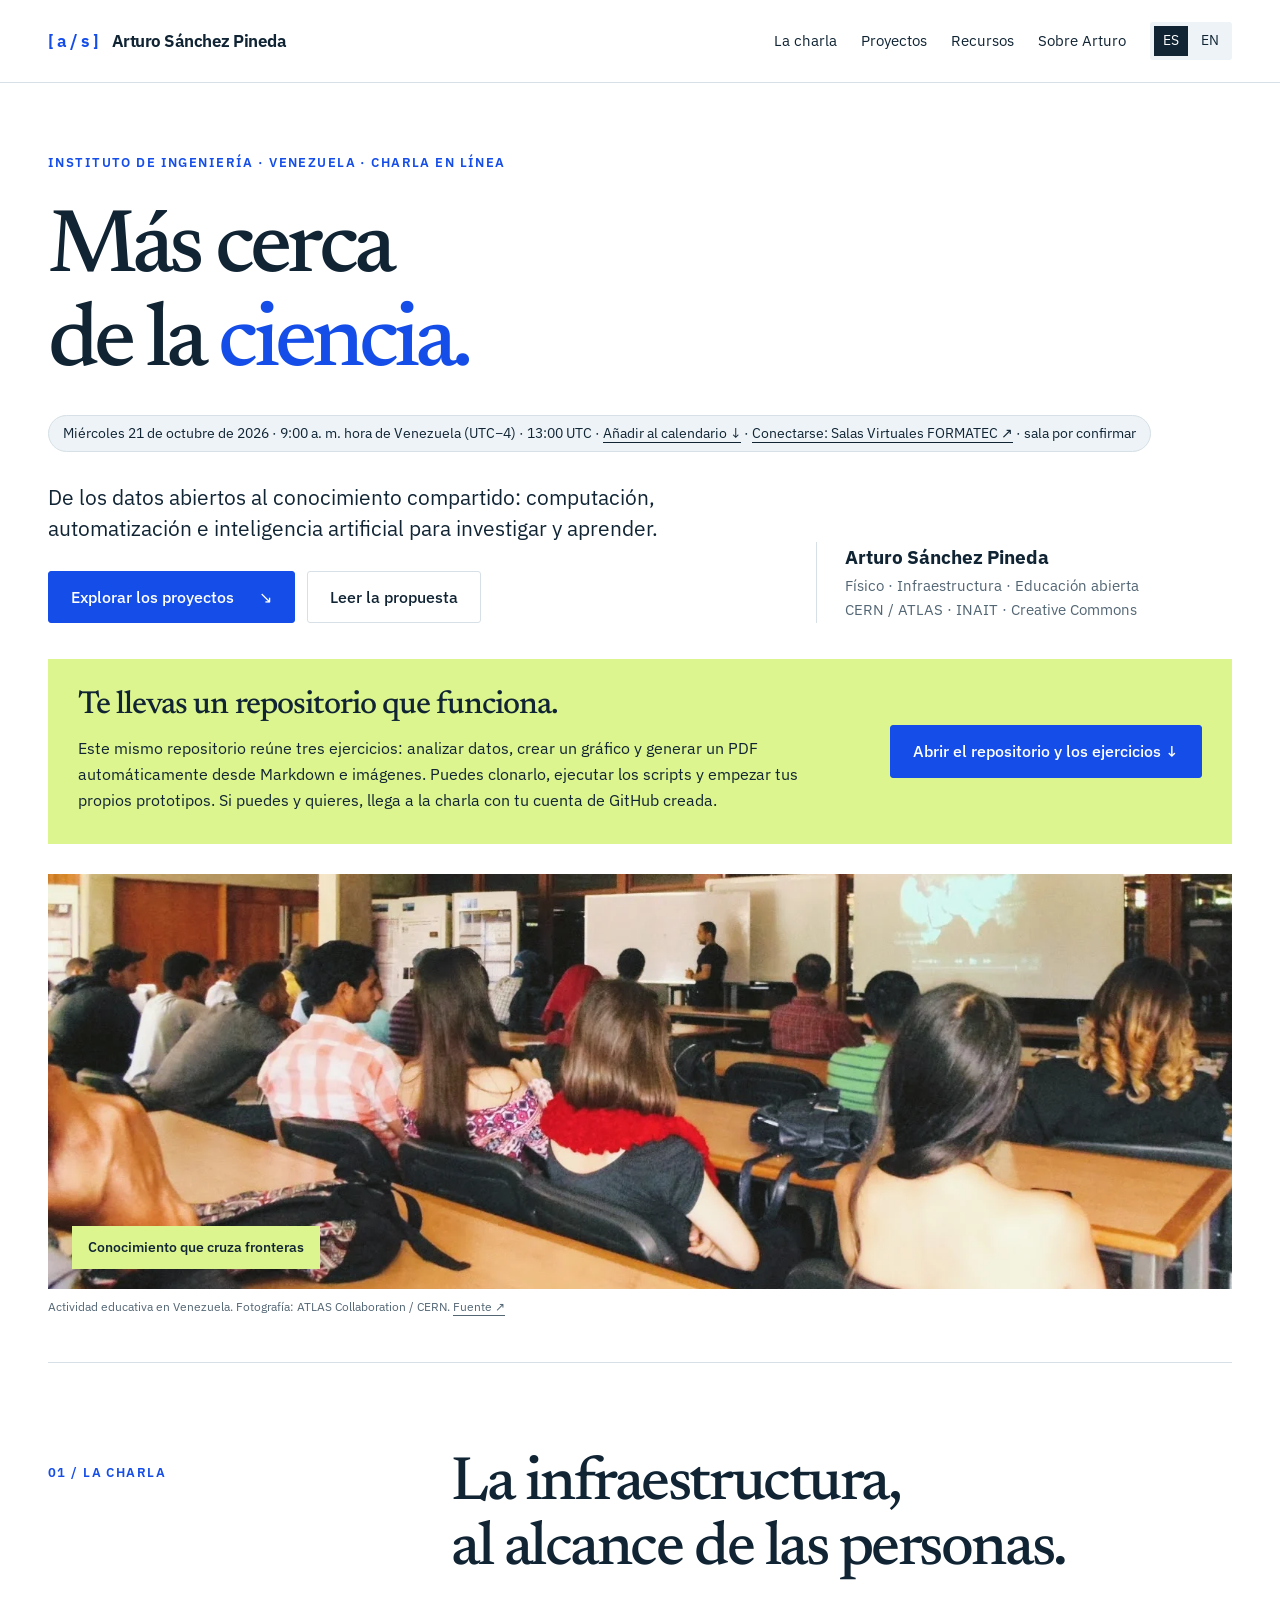
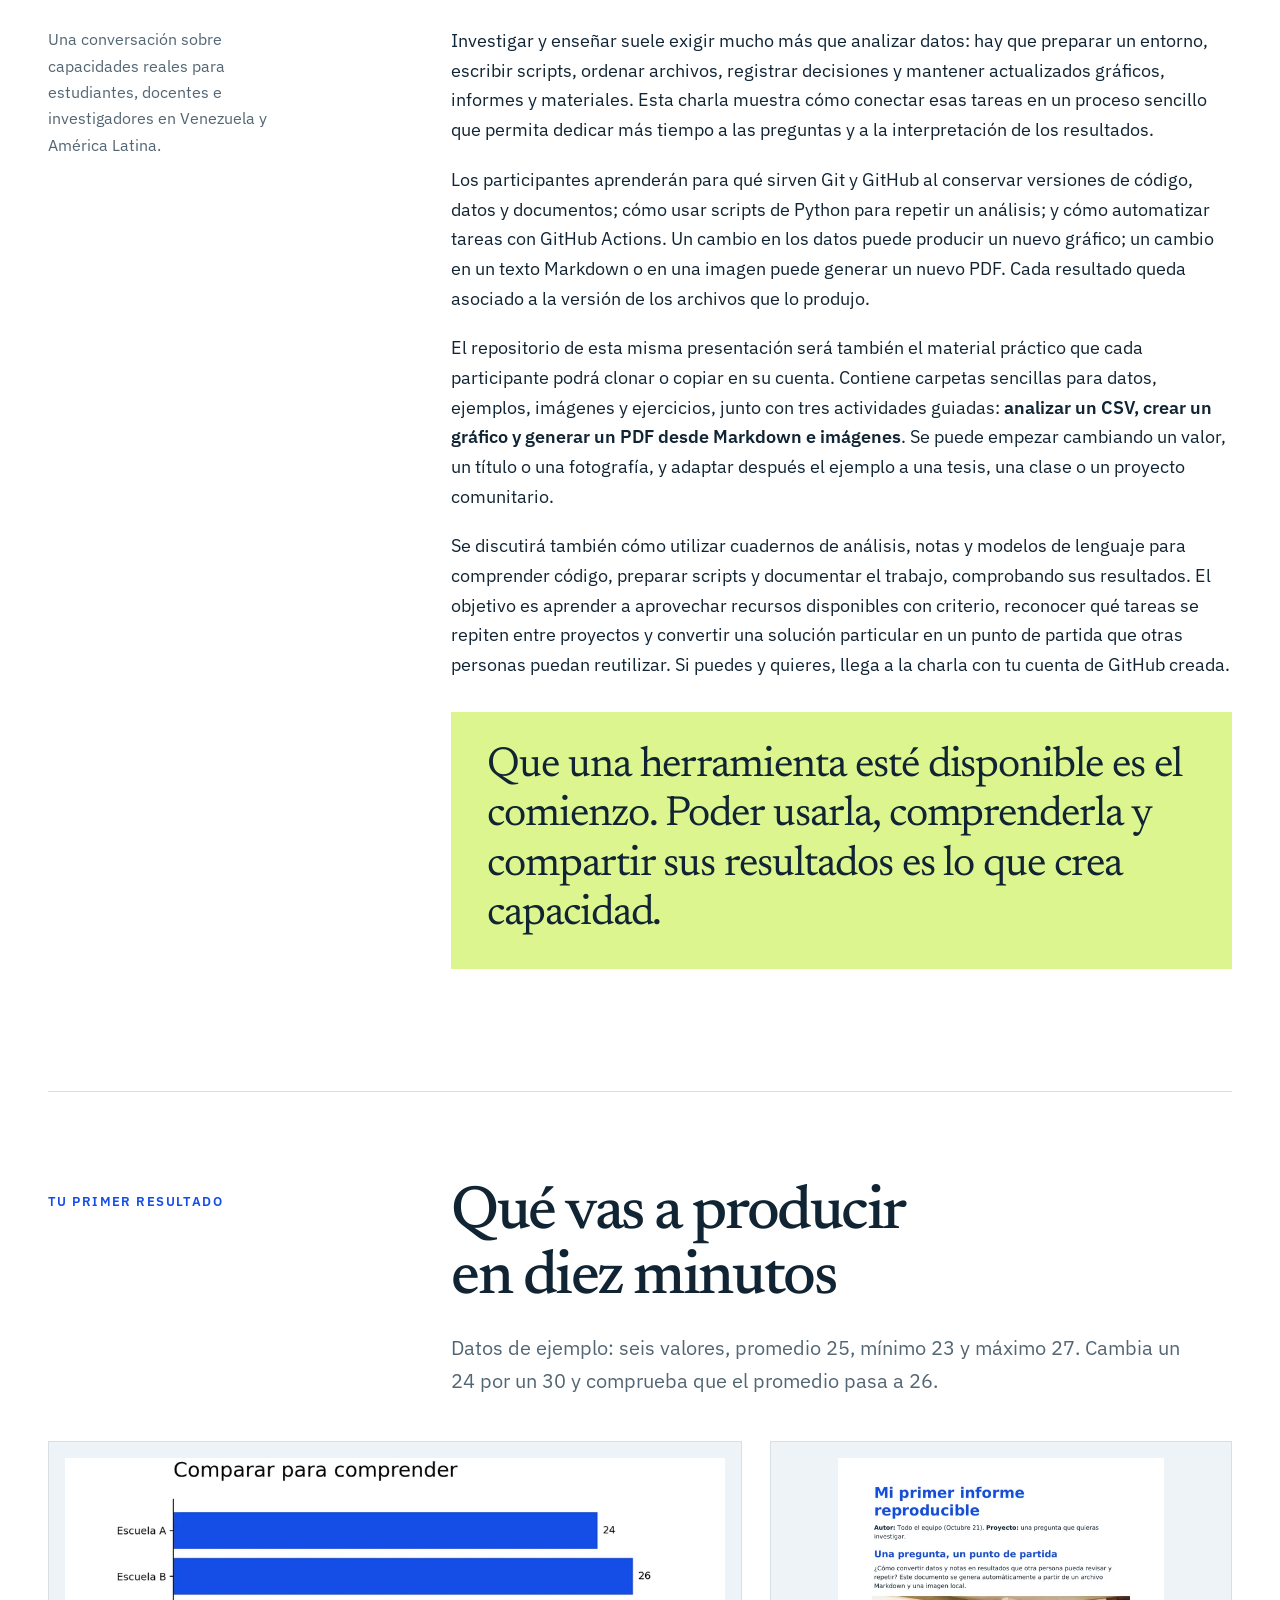
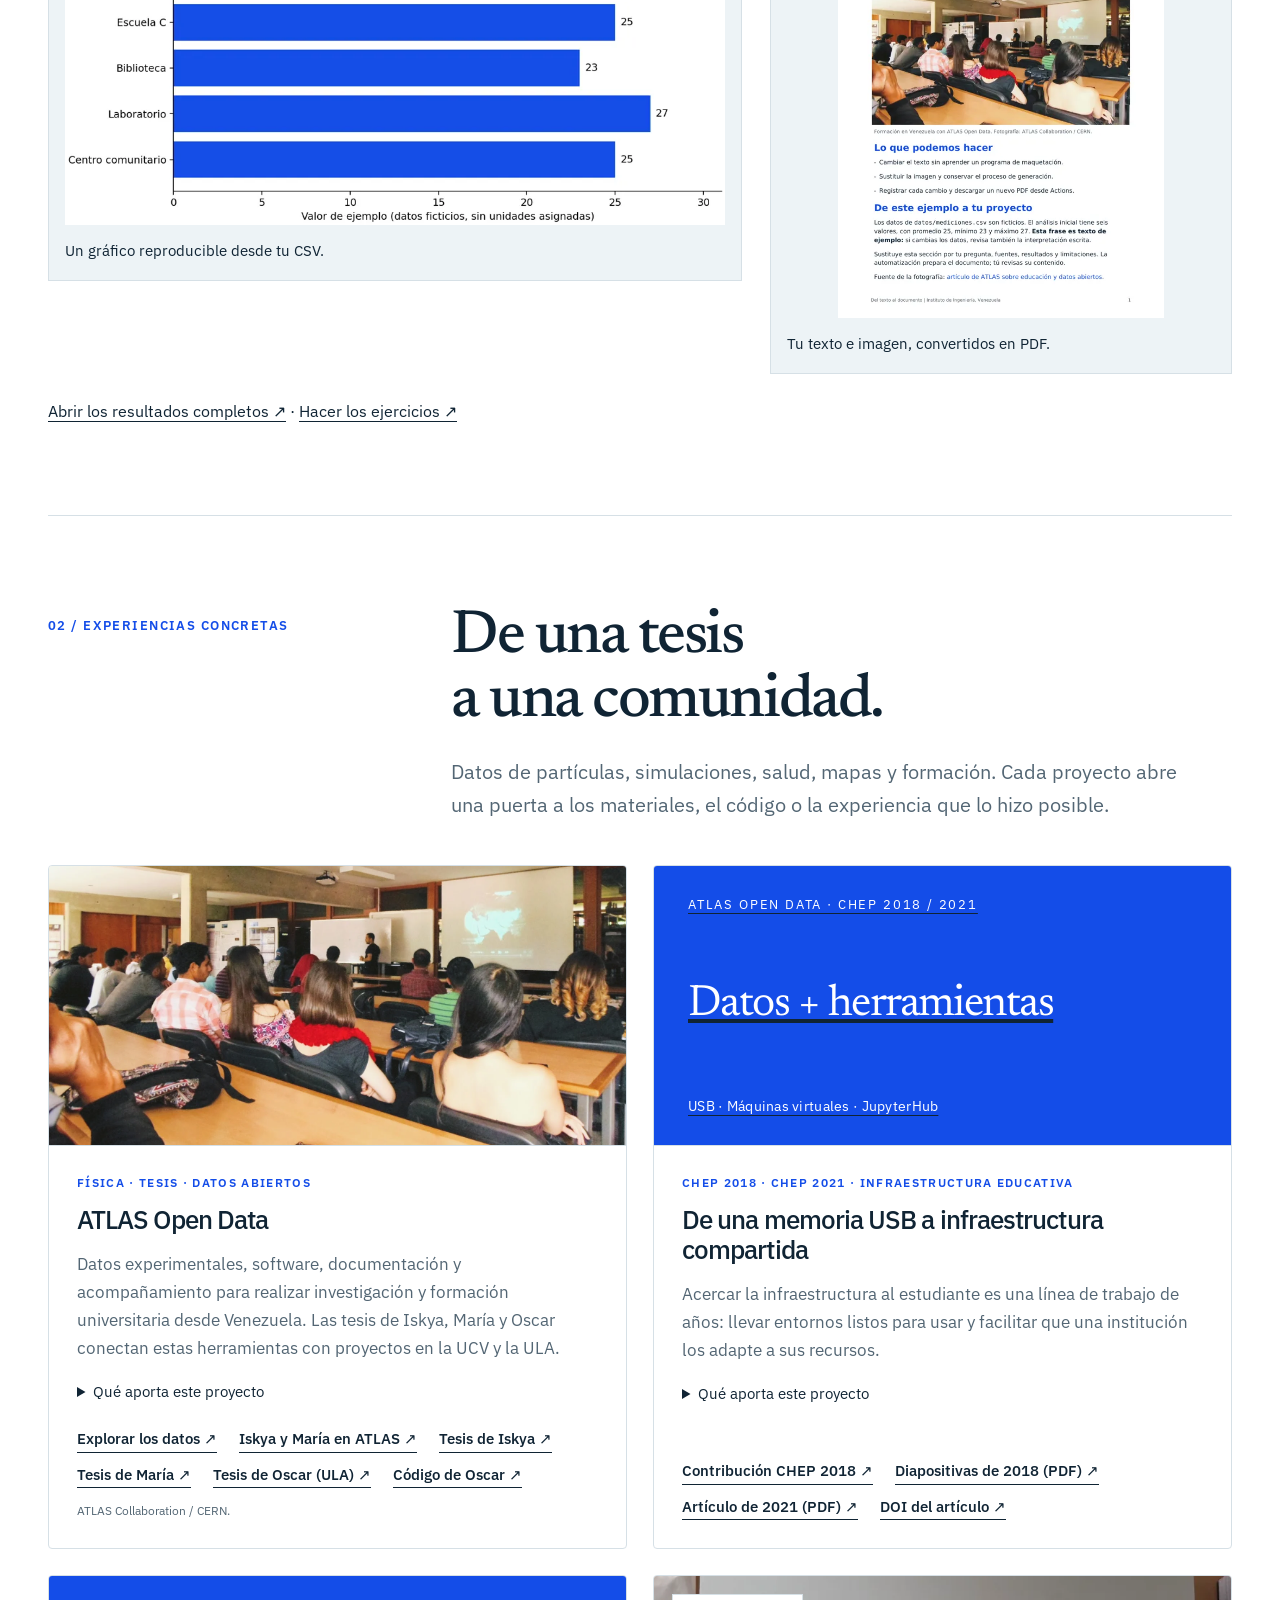
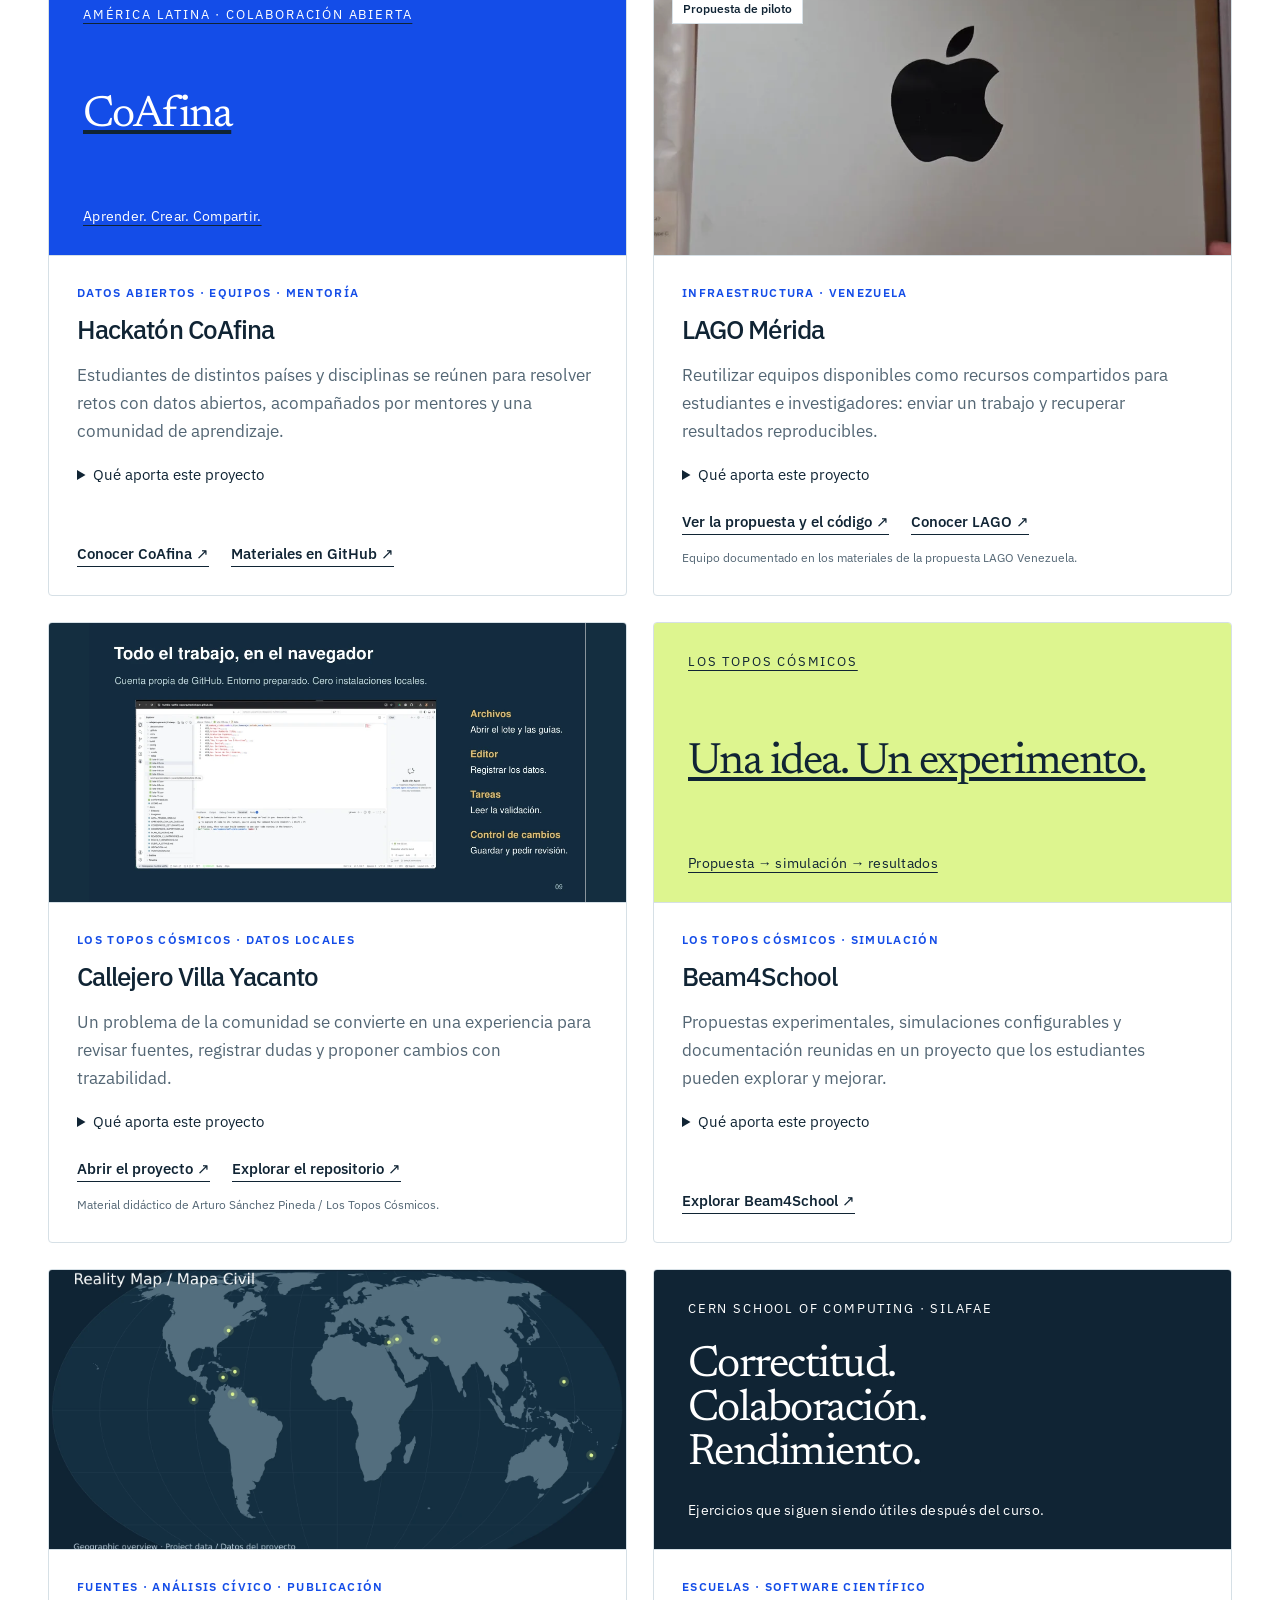
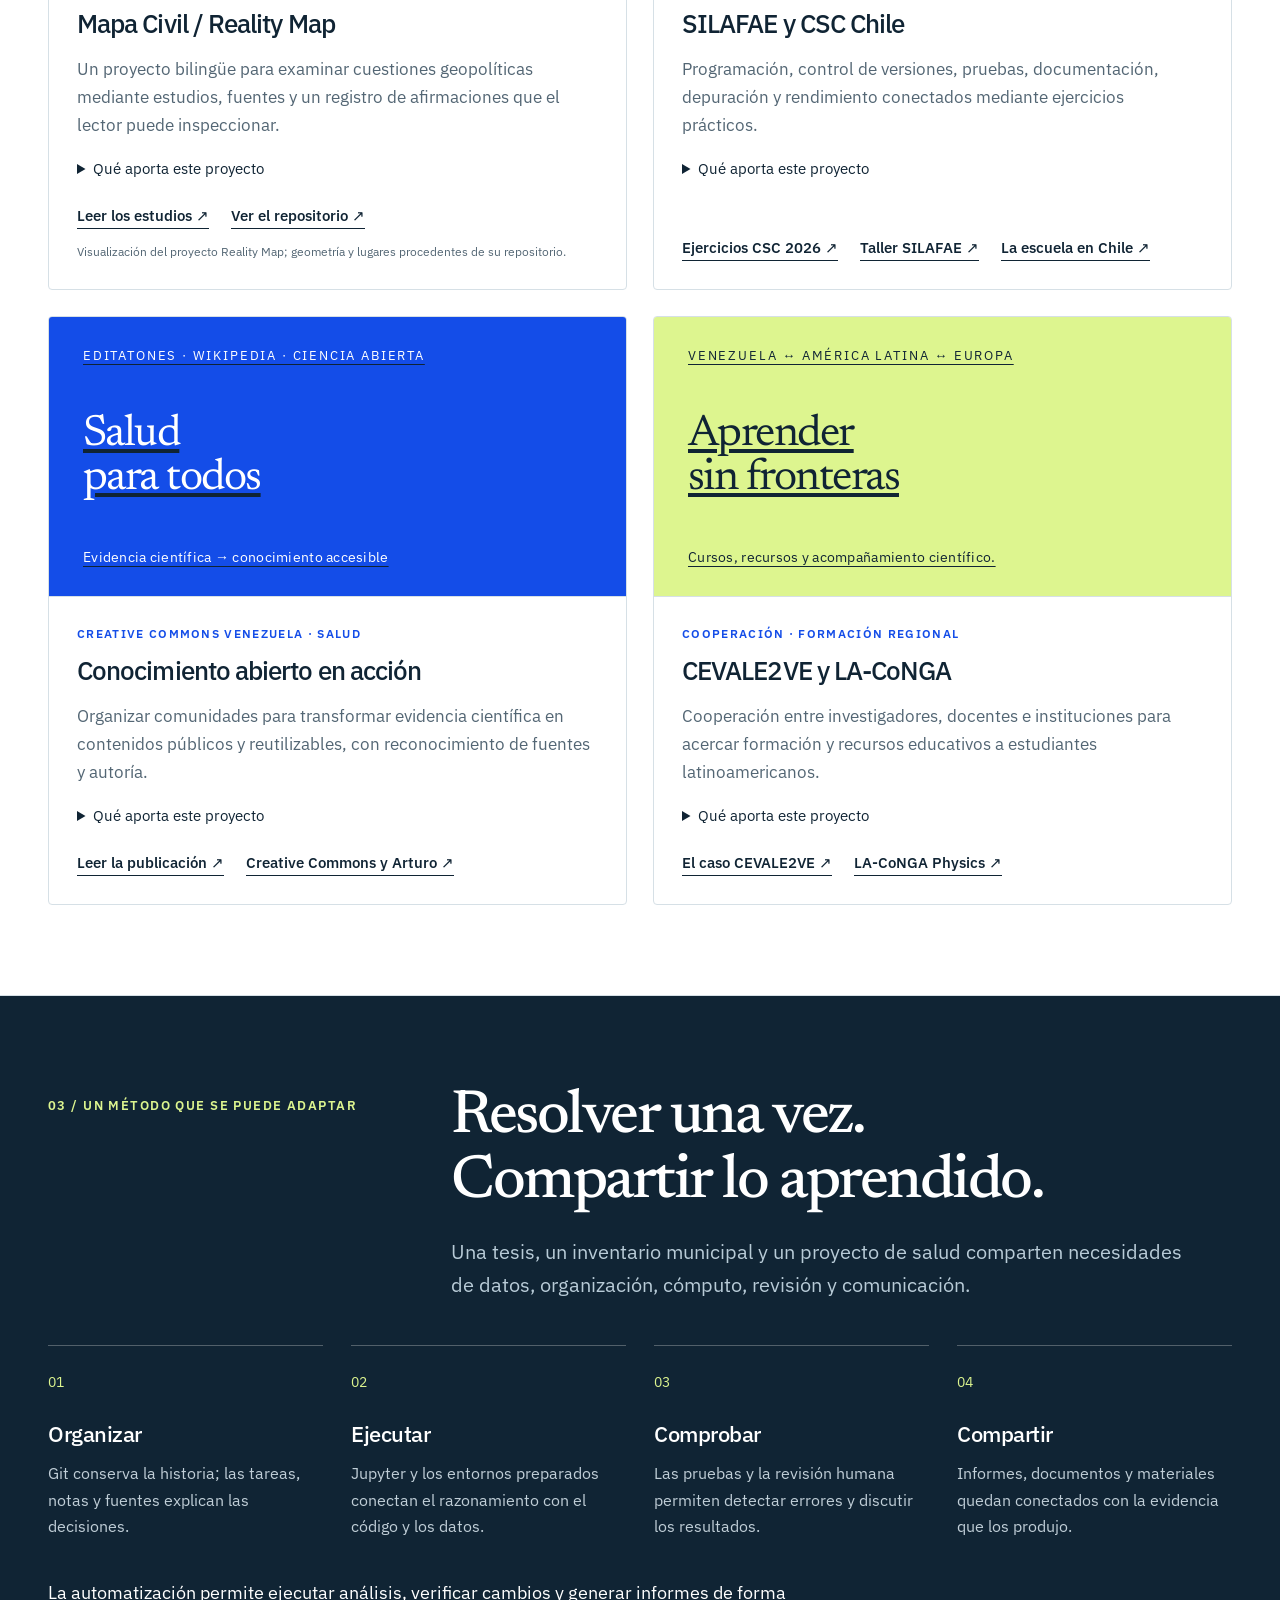
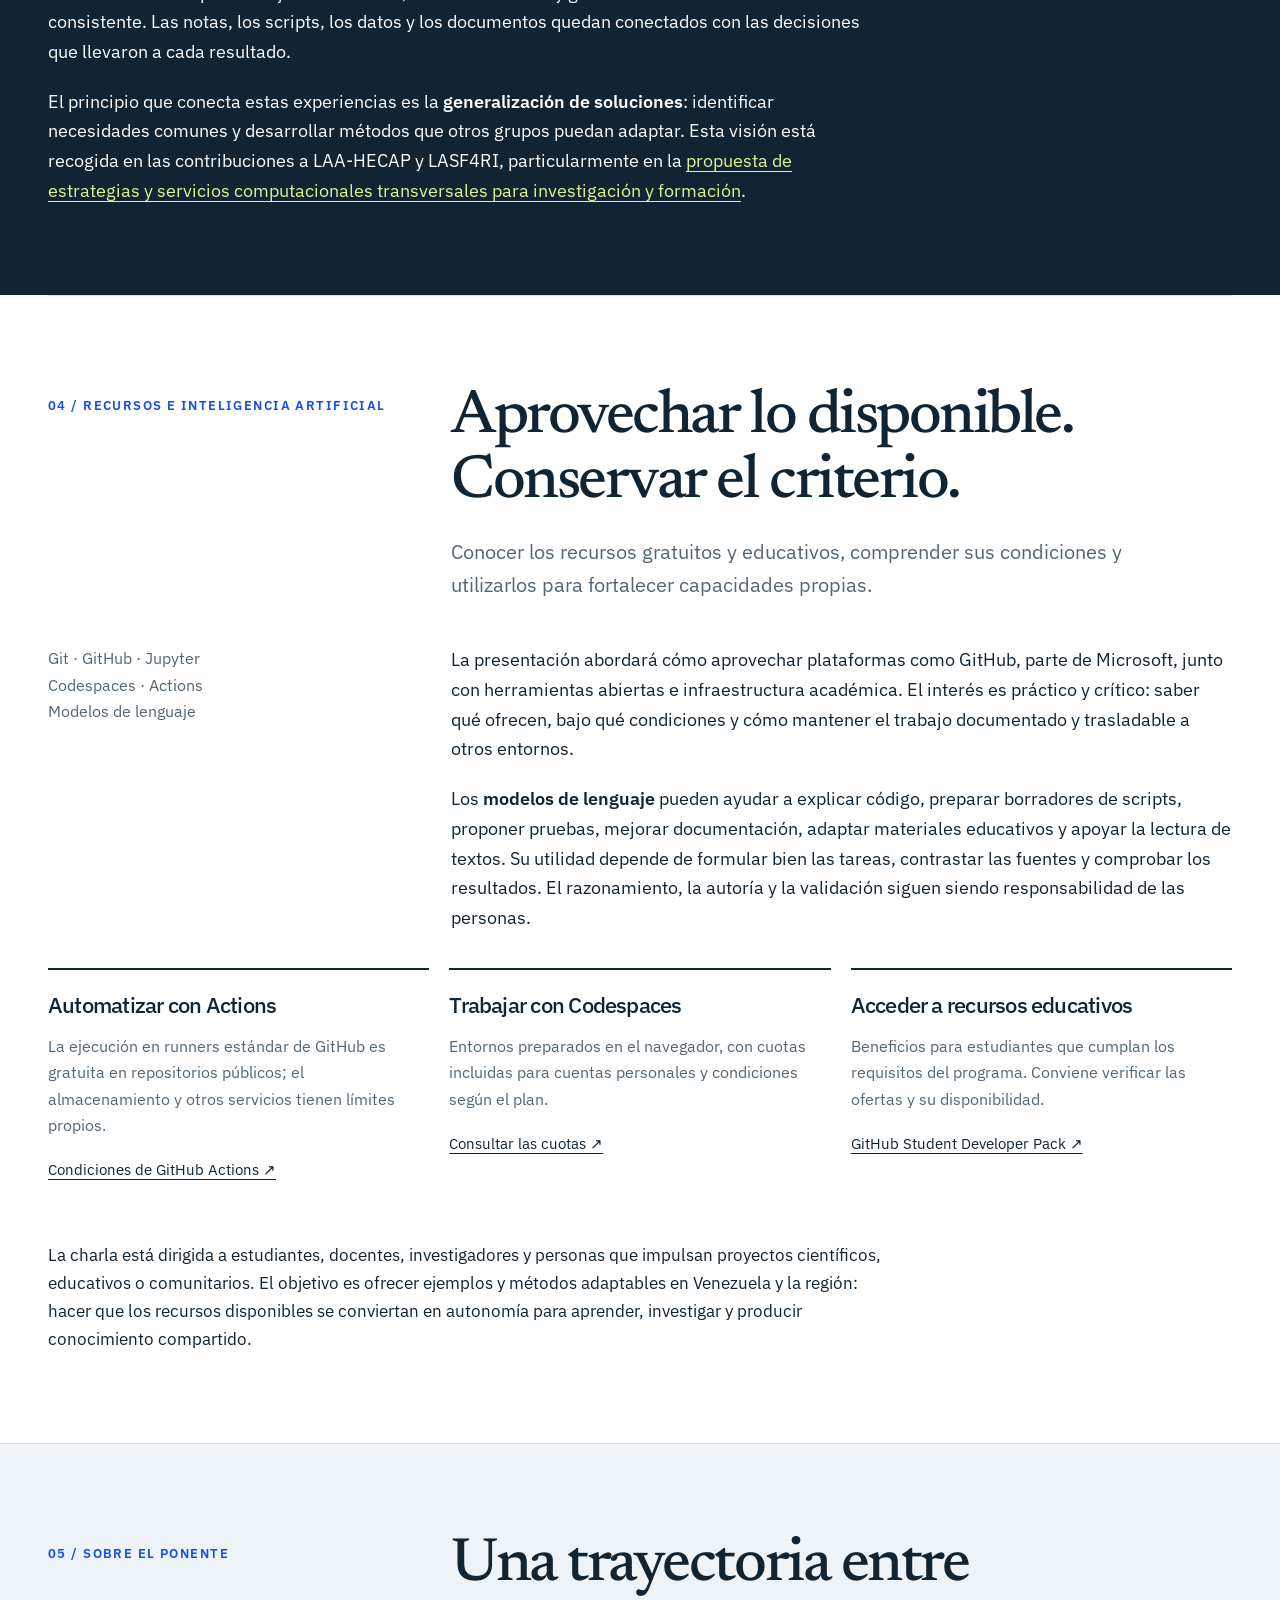
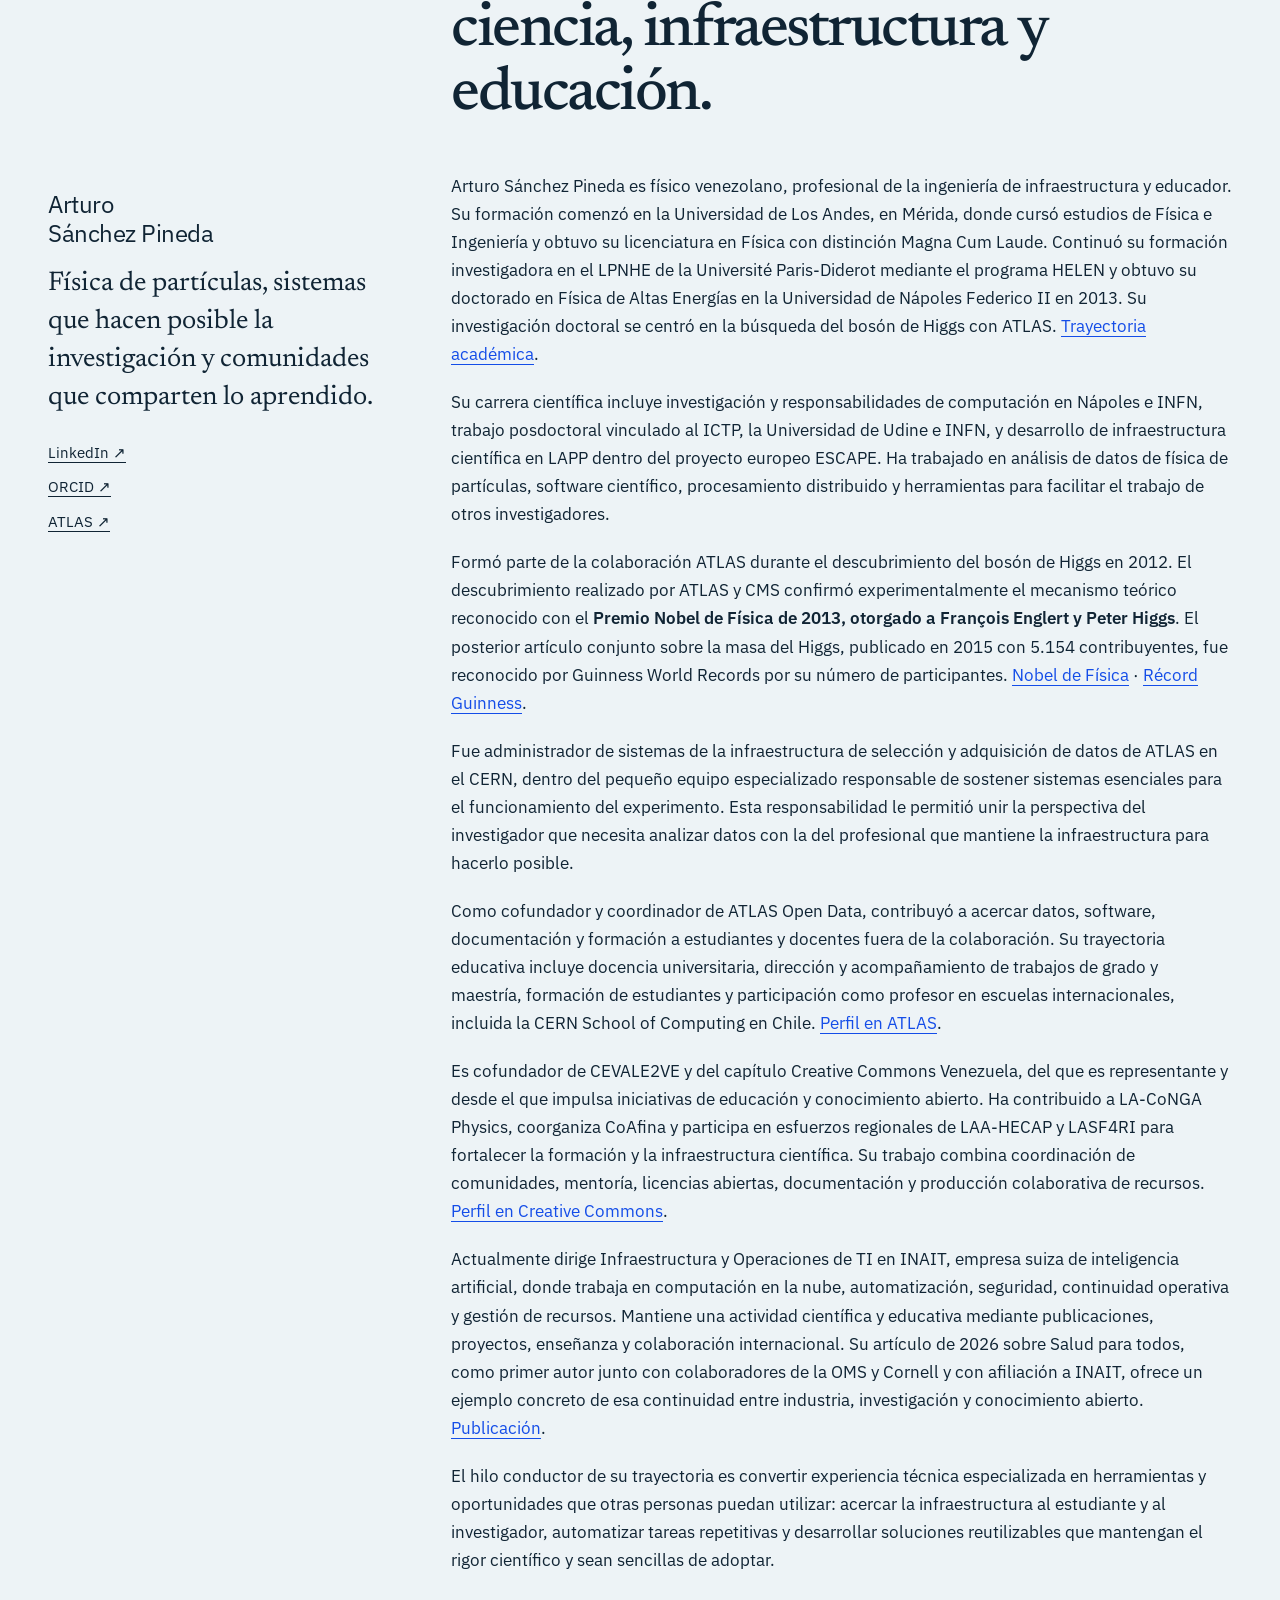
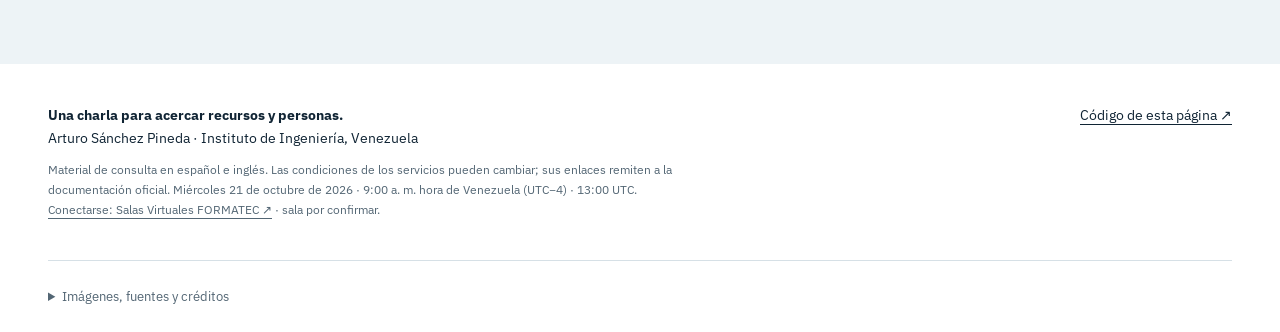
<file: web/index.html>
<!doctype html>
<html lang="es"><head><meta charset="utf-8"><meta name="viewport" content="width=device-width,initial-scale=1">
<title>De los datos abiertos al conocimiento compartido — Arturo Sánchez Pineda</title><meta name="description" content="Charla en línea de Arturo Sánchez Pineda para el Instituto de Ingeniería, Venezuela: miércoles 21 de octubre de 2026, 9:00 a. m. hora de Venezuela. Computación, automatización e inteligencia artificial para investigar y aprender.">
<meta name="author" content="Arturo Sánchez Pineda"><meta name="theme-color" content="#102434">
<meta property="og:image" content="https://artfisica.github.io/presentacion-Instituto-de-Ingenieria-Venezuela/assets/atlas-venezuela.webp"><meta property="og:image:alt" content="Arturo imparte una actividad educativa con ATLAS Open Data en un aula en Venezuela."><meta property="og:type" content="website"><meta property="og:title" content="De los datos abiertos al conocimiento compartido"><meta property="og:description" content="Charla en línea de Arturo Sánchez Pineda para el Instituto de Ingeniería, Venezuela: miércoles 21 de octubre de 2026, 9:00 a. m. hora de Venezuela. Computación, automatización e inteligencia artificial para investigar y aprender."><meta property="og:locale" content="es_VE"><meta property="og:url" content="https://artfisica.github.io/presentacion-Instituto-de-Ingenieria-Venezuela/">
<link rel="canonical" href="https://artfisica.github.io/presentacion-Instituto-de-Ingenieria-Venezuela/"><link rel="alternate" hreflang="es" href="https://artfisica.github.io/presentacion-Instituto-de-Ingenieria-Venezuela/"><link rel="alternate" hreflang="en" href="https://artfisica.github.io/presentacion-Instituto-de-Ingenieria-Venezuela/en.html"><link rel="alternate" hreflang="x-default" href="https://artfisica.github.io/presentacion-Instituto-de-Ingenieria-Venezuela/">
<link rel="icon" type="image/svg+xml" href="assets/favicon.svg"><link rel="stylesheet" href="assets/style.css">
<link rel="preload" href="assets/fonts/ibm-plex-sans-latin-wght-normal.woff2" as="font" type="font/woff2" crossorigin>
</head><body>
<a class="skip" href="#main">Saltar al contenido</a>
<header class="topbar"><nav class="wrap nav" aria-label="Principal"><a class="brand" href="index.html"><span aria-hidden="true">[ a / s ]</span> Arturo Sánchez Pineda</a><div class="navlinks"><div class="navsections"><a href="#charla">La charla</a><a href="#proyectos">Proyectos</a><a href="#recursos">Recursos</a><a href="#arturo">Sobre Arturo</a></div><div class="language" aria-label="Idioma"><a href="index.html" lang="es" hreflang="es" class="selected" aria-current="page">ES</a><a href="en.html" lang="en" hreflang="en" class="" >EN</a></div></div></nav></header>
<main id="main">
<section class="hero wrap" aria-labelledby="hero-title"><div class="eyebrow">Instituto de Ingeniería · Venezuela · Charla en línea</div><h1 id="hero-title">Más cerca<br>de la <em>ciencia.</em></h1><p class="event-chip"><time datetime="2026-10-21T09:00:00-04:00">Miércoles 21 de octubre de 2026 · 9:00 a. m. hora de Venezuela (UTC−4) · 13:00 UTC</time> · <a href="assets/charla.ics" download>Añadir al calendario ↓</a> · <a href="https://fii.gob.ve/formatec/">Conectarse: Salas Virtuales FORMATEC ↗</a> · sala por confirmar</p>
<div class="hero-bottom"><div><p class="subtitle">De los datos abiertos al conocimiento compartido: computación, automatización e inteligencia artificial para investigar y aprender.</p><div class="actions"><a class="button" href="#proyectos">Explorar los proyectos <span aria-hidden="true">↘</span></a><a class="button secondary" href="#charla">Leer la propuesta</a></div></div><p class="speaker"><strong>Arturo Sánchez Pineda</strong>Físico · Infraestructura · Educación abierta<br>CERN / ATLAS · INAIT · Creative Commons</p></div>
<aside class="takeaway"><div><h2>Te llevas un repositorio que funciona.</h2><p>Este mismo repositorio reúne tres ejercicios: analizar datos, crear un gráfico y generar un PDF automáticamente desde Markdown e imágenes. Puedes clonarlo, ejecutar los scripts y empezar tus propios prototipos. Si puedes y quieres, llega a la charla con tu cuenta de GitHub creada.</p></div><a class="button" href="https://github.com/artfisica/presentacion-Instituto-de-Ingenieria-Venezuela#ejercicios">Abrir el repositorio y los ejercicios ↓</a></aside>
<figure><div class="hero-image"><img src="assets/atlas-venezuela.webp" width="1600" height="799" alt="Arturo imparte una actividad educativa con ATLAS Open Data en un aula en Venezuela." fetchpriority="high"><span class="image-label">Conocimiento que cruza fronteras</span></div><figcaption class="caption">Actividad educativa en Venezuela. Fotografía: ATLAS Collaboration / CERN. <a href="https://atlas.cern/updates/blog/HEP-education-worldwide-with-atlas-open-data">Fuente ↗</a></figcaption></figure></section>
<section class="section wrap" id="charla"><div class="section-head"><div class="eyebrow">01 / La charla</div><h2>La infraestructura,<br>al alcance de las personas.</h2></div><div class="intro-grid"><aside class="side-note">Una conversación sobre capacidades reales para estudiantes, docentes e investigadores en Venezuela y América Latina.</aside><div class="prose"><p>Investigar y enseñar suele exigir mucho más que analizar datos: hay que preparar un entorno, escribir scripts, ordenar archivos, registrar decisiones y mantener actualizados gráficos, informes y materiales. Esta charla muestra cómo conectar esas tareas en un proceso sencillo que permita dedicar más tiempo a las preguntas y a la interpretación de los resultados.</p><p>Los participantes aprenderán para qué sirven Git y GitHub al conservar versiones de código, datos y documentos; cómo usar scripts de Python para repetir un análisis; y cómo automatizar tareas con GitHub Actions. Un cambio en los datos puede producir un nuevo gráfico; un cambio en un texto Markdown o en una imagen puede generar un nuevo PDF. Cada resultado queda asociado a la versión de los archivos que lo produjo.</p><p>El repositorio de esta misma presentación será también el material práctico que cada participante podrá clonar o copiar en su cuenta. Contiene carpetas sencillas para datos, ejemplos, imágenes y ejercicios, junto con tres actividades guiadas: <strong>analizar un CSV, crear un gráfico y generar un PDF desde Markdown e imágenes</strong>. Se puede empezar cambiando un valor, un título o una fotografía, y adaptar después el ejemplo a una tesis, una clase o un proyecto comunitario.</p><p>Se discutirá también cómo utilizar cuadernos de análisis, notas y modelos de lenguaje para comprender código, preparar scripts y documentar el trabajo, comprobando sus resultados. El objetivo es aprender a aprovechar recursos disponibles con criterio, reconocer qué tareas se repiten entre proyectos y convertir una solución particular en un punto de partida que otras personas puedan reutilizar. Si puedes y quieres, llega a la charla con tu cuenta de GitHub creada.</p><blockquote class="callout">Que una herramienta esté disponible es el comienzo. Poder usarla, comprenderla y compartir sus resultados es lo que crea capacidad.</blockquote></div></div></section>
<section class="section wrap" id="resultados"><div class="section-head"><div class="eyebrow">Tu primer resultado</div><div><h2>Qué vas a producir<br>en diez minutos</h2><p>Datos de ejemplo: seis valores, promedio 25, mínimo 23 y máximo 27. Cambia un 24 por un 30 y comprueba que el promedio pasa a 26.</p></div></div>
<div class="output-grid"><figure><a href="https://github.com/artfisica/presentacion-Instituto-de-Ingenieria-Venezuela/blob/main/ejemplos/salida-esperada/grafico.png"><img src="assets/ejemplo-grafico.webp" width="1000" height="556" loading="lazy" alt="Gráfico de barras con los seis valores del CSV de ejemplo."></a><figcaption>Un gráfico reproducible desde tu CSV.</figcaption></figure>
<figure><a href="https://github.com/artfisica/presentacion-Instituto-de-Ingenieria-Venezuela/blob/main/ejemplos/salida-esperada/informe.pdf"><img src="assets/ejemplo-pdf.webp" width="600" height="849" loading="lazy" alt="Vista previa del PDF generado desde Markdown y una fotografía con crédito ATLAS/CERN."></a><figcaption>Tu texto e imagen, convertidos en PDF.</figcaption></figure></div><p class="output-links"><a href="https://github.com/artfisica/presentacion-Instituto-de-Ingenieria-Venezuela/tree/main/ejemplos/salida-esperada">Abrir los resultados completos ↗</a> · <a href="https://github.com/artfisica/presentacion-Instituto-de-Ingenieria-Venezuela/blob/main/ejercicios/README.md">Hacer los ejercicios ↗</a></p></section>
<section class="section wrap" id="proyectos"><div class="section-head"><div class="eyebrow">02 / Experiencias concretas</div><div><h2>De una tesis<br>a una comunidad.</h2><p>Datos de partículas, simulaciones, salud, mapas y formación. Cada proyecto abre una puerta a los materiales, el código o la experiencia que lo hizo posible.</p></div></div><div class="project-grid"><article class="project" id="project-atlas">
      <a class="figure-link" href="https://opendata.atlas.cern/" aria-label="Explorar los datos"><div class="project-visual"><img src="assets/atlas-venezuela.webp" alt="Formación con ATLAS Open Data en Venezuela." class="" loading="lazy" width="1200" height="600"></div></a>
      <div class="project-body"><div class="eyebrow">Física · Tesis · Datos abiertos</div><h3>ATLAS Open Data</h3><p>Datos experimentales, software, documentación y acompañamiento para realizar investigación y formación universitaria desde Venezuela. Las tesis de Iskya, María y Oscar conectan estas herramientas con proyectos en la UCV y la ULA.</p>
      <details><summary>Qué aporta este proyecto</summary><p>Iskya García desarrolló su maestría en la UCV, bajo la supervisión de Arturo, estudiando candidatos a materia oscura con datos abiertos de ATLAS y simulaciones. María Di Domenico realizó su licenciatura en la UCV reconstruyendo masas de los bosones W, Z y Higgs con ROOT, Jupyter y SWAN. Sus resultados también se convirtieron en recursos educativos reutilizables. <strong>Oscar Alejandro Altuve Pabon (ULA)</strong> defendió su tesis de licenciatura el 1 de febrero de 2022, bajo la supervisión de Arturo Sánchez y Alberto Patiño. Estudió la optimización del análisis de Higgs en el canal H → ZZ* → 4ℓ a 13 TeV con ATLAS Open Data, ROOT/C++ y Jupyter. El trabajo se desarrolló en una máquina virtual para ejecutar los análisis localmente con menor dependencia de internet. El material está preservado en Zenodo y enlaza su código.</p></details>
      <div class="project-links"><a href="https://opendata.atlas.cern/">Explorar los datos <span aria-hidden="true">↗</span></a><a href="https://atlas.cern/updates/blog/HEP-education-worldwide-with-atlas-open-data">Iskya y María en ATLAS <span aria-hidden="true">↗</span></a><a href="https://cds.cern.ch/record/2291838/">Tesis de Iskya <span aria-hidden="true">↗</span></a><a href="https://cds.cern.ch/record/2293251/">Tesis de María <span aria-hidden="true">↗</span></a><a href="https://zenodo.org/records/18372123">Tesis de Oscar (ULA) <span aria-hidden="true">↗</span></a><a href="https://github.com/AltuOs/HZZ4l/releases/tag/v2.0.0">Código de Oscar <span aria-hidden="true">↗</span></a></div><p class="credit">ATLAS Collaboration / CERN.</p></div>
    </article><article class="project" id="project-chep">
      <a class="figure-link" href="https://indico.cern.ch/event/587955/contributions/2938491/" aria-label="Contribución CHEP 2018"><div class="project-visual"><div class="type-tile blue" aria-hidden="true"><div class="tile-kicker">ATLAS Open Data · CHEP 2018 / 2021</div><div class="tile-title">Datos + herramientas</div><div class="tile-bottom">USB · Máquinas virtuales · JupyterHub</div></div></div></a>
      <div class="project-body"><div class="eyebrow">CHEP 2018 · CHEP 2021 · Infraestructura educativa</div><h3>De una memoria USB a infraestructura compartida</h3><p>Acercar la infraestructura al estudiante es una línea de trabajo de años: llevar entornos listos para usar y facilitar que una institución los adapte a sus recursos.</p>
      <details><summary>Qué aporta este proyecto</summary><p>En CHEP 2018, Arturo presentó ATLAS Open Data y Open Key: datos, software, notebooks y documentación transportables en una memoria USB, con máquinas virtuales para trabajar donde la conectividad es limitada. Las diapositivas muestran su aplicación a formación y tesis en Venezuela. En 2021, Arturo Sánchez Pineda y Giovanni Guerrieri publicaron una propuesta de despliegue multiusuario con JupyterHub e infraestructura como código. Documenta una primera prueba con Terraform y OpenStack en CERN; los demás escenarios se presentan como propuestas. Para esta charla, el aprendizaje es práctico: entregar un entorno reproducible reduce el trabajo de instalación que cada estudiante debe repetir.</p></details>
      <div class="project-links"><a href="https://indico.cern.ch/event/587955/contributions/2938491/">Contribución CHEP 2018 <span aria-hidden="true">↗</span></a><a href="https://indico.cern.ch/event/587955/contributions/2938491/attachments/1635910/2689773/CHEP_2018_Arturo_Sanchez_ATLAS_Open_Data.pdf">Diapositivas de 2018 (PDF) <span aria-hidden="true">↗</span></a><a href="https://cds.cern.ch/record/2772504/files/epjconf_chep2021_01008.pdf">Artículo de 2021 (PDF) <span aria-hidden="true">↗</span></a><a href="https://doi.org/10.1051/epjconf/202125101008">DOI del artículo <span aria-hidden="true">↗</span></a></div></div>
    </article><article class="project" id="project-coafina">
      <a class="figure-link" href="https://laconga.redclara.net/hackathon/" aria-label="Conocer CoAfina"><div class="project-visual"><div class="type-tile blue" aria-hidden="true"><div class="tile-kicker">América Latina · Colaboración abierta</div><div class="tile-title">CoAfina</div><div class="tile-bottom">Aprender. Crear. Compartir.</div></div></div></a>
      <div class="project-body"><div class="eyebrow">Datos abiertos · Equipos · Mentoría</div><h3>Hackatón CoAfina</h3><p>Estudiantes de distintos países y disciplinas se reúnen para resolver retos con datos abiertos, acompañados por mentores y una comunidad de aprendizaje.</p>
      <details><summary>Qué aporta este proyecto</summary><p>Coorganizado desde sus comienzos, CoAfina combina trabajo colaborativo, repositorios, documentación y presentación pública de resultados. Una actividad intensiva se convierte en proyectos reutilizables y relaciones que continúan después del evento. Creative Commons Venezuela, LA-CoNGA Physics, RedCLARA y CEDIA han formado parte de esta experiencia.</p></details>
      <div class="project-links"><a href="https://laconga.redclara.net/hackathon/">Conocer CoAfina <span aria-hidden="true">↗</span></a><a href="https://github.com/laa-hecap/CoAfina-resources">Materiales en GitHub <span aria-hidden="true">↗</span></a></div></div>
    </article><article class="project" id="project-lago">
      <a class="figure-link" href="https://github.com/laa-hecap/LAGO-merida-infra" aria-label="Ver la propuesta y el código"><div class="project-visual"><img src="assets/lago-mini.webp" alt="Equipo Mac mini considerado en la propuesta de cómputo de LAGO Venezuela." class="mini" loading="lazy" width="1200" height="600"><span class="project-type">Propuesta de piloto</span></div></a>
      <div class="project-body"><div class="eyebrow">Infraestructura · Venezuela</div><h3>LAGO Mérida</h3><p>Reutilizar equipos disponibles como recursos compartidos para estudiantes e investigadores: enviar un trabajo y recuperar resultados reproducibles.</p>
      <details><summary>Qué aporta este proyecto</summary><p>La propuesta plantea cómputo remoto con flujos automatizados que devuelven gráficos, informes y registros de ejecución. Es un servicio acotado para docencia y trabajos modestos, con responsabilidades claras sobre acceso, preservación y publicación de datos. El proyecto muestra cómo ampliar capacidades locales con recursos existentes.</p></details>
      <div class="project-links"><a href="https://github.com/laa-hecap/LAGO-merida-infra">Ver la propuesta y el código <span aria-hidden="true">↗</span></a><a href="https://lagoproject.net/">Conocer LAGO <span aria-hidden="true">↗</span></a></div><p class="credit">Equipo documentado en los materiales de la propuesta LAGO Venezuela.</p></div>
    </article><article class="project" id="project-callejero">
      <a class="figure-link" href="https://los-topos-cosmicos.github.io/callejero-yacanto/" aria-label="Abrir el proyecto"><div class="project-visual"><img src="assets/callejero.webp" alt="Material del proyecto Callejero: trabajar desde el navegador con archivos, editor, tareas y control de cambios." class="contain" loading="lazy" width="1200" height="600"></div></a>
      <div class="project-body"><div class="eyebrow">Los Topos Cósmicos · Datos locales</div><h3>Callejero Villa Yacanto</h3><p>Un problema de la comunidad se convierte en una experiencia para revisar fuentes, registrar dudas y proponer cambios con trazabilidad.</p>
      <details><summary>Qué aporta este proyecto</summary><p>El flujo de trabajo utiliza GitHub y Codespaces para revisar un inventario de calles. Las contribuciones pasan por verificaciones automáticas y revisión humana. El estudiante aprende a explicar una decisión y a conservar la evidencia que la respalda; la validación técnica y la decisión municipal tienen responsabilidades distintas.</p></details>
      <div class="project-links"><a href="https://los-topos-cosmicos.github.io/callejero-yacanto/">Abrir el proyecto <span aria-hidden="true">↗</span></a><a href="https://github.com/los-topos-cosmicos/callejero-yacanto">Explorar el repositorio <span aria-hidden="true">↗</span></a></div><p class="credit">Material didáctico de Arturo Sánchez Pineda / Los Topos Cósmicos.</p></div>
    </article><article class="project" id="project-beam">
      <a class="figure-link" href="https://github.com/los-topos-cosmicos/beam4school-proposal" aria-label="Explorar Beam4School"><div class="project-visual"><div class="type-tile lime" aria-hidden="true"><div class="tile-kicker">Los Topos Cósmicos</div><div class="tile-title">Una idea. Un experimento.</div><div class="tile-bottom">Propuesta → simulación → resultados</div></div></div></a>
      <div class="project-body"><div class="eyebrow">Los Topos Cósmicos · Simulación</div><h3>Beam4School</h3><p>Propuestas experimentales, simulaciones configurables y documentación reunidas en un proyecto que los estudiantes pueden explorar y mejorar.</p>
      <details><summary>Qué aporta este proyecto</summary><p>El objetivo es ofrecer un punto de entrada accesible a herramientas científicas exigentes. Los estudiantes relacionan los parámetros que eligen con los resultados obtenidos y documentan su razonamiento, mientras aprenden progresivamente la computación que sostiene el experimento.</p></details>
      <div class="project-links"><a href="https://github.com/los-topos-cosmicos/beam4school-proposal">Explorar Beam4School <span aria-hidden="true">↗</span></a></div></div>
    </article><article class="project" id="project-reality">
      <a class="figure-link" href="https://artfisica.github.io/reality-map/es/" aria-label="Leer los estudios"><div class="project-visual"><img src="assets/reality-map.webp" alt="Vista del proyecto Mapa Civil de la realidad geopolítica." class="" loading="lazy" width="1200" height="600"></div></a>
      <div class="project-body"><div class="eyebrow">Fuentes · Análisis cívico · Publicación</div><h3>Mapa Civil / Reality Map</h3><p>Un proyecto bilingüe para examinar cuestiones geopolíticas mediante estudios, fuentes y un registro de afirmaciones que el lector puede inspeccionar.</p>
      <details><summary>Qué aporta este proyecto</summary><p>El método distingue acontecimientos documentados, decisiones judiciales, hallazgos, posiciones oficiales, inferencias y pronósticos. La documentación versionada, las verificaciones y la publicación estática trasladan prácticas de reproducibilidad al análisis cívico. Las herramientas de IA pueden asistir; la clasificación y la revisión siguen en manos de personas.</p></details>
      <div class="project-links"><a href="https://artfisica.github.io/reality-map/es/">Leer los estudios <span aria-hidden="true">↗</span></a><a href="https://github.com/artfisica/reality-map">Ver el repositorio <span aria-hidden="true">↗</span></a></div><p class="credit">Visualización del proyecto Reality Map; geometría y lugares procedentes de su repositorio.</p></div>
    </article><article class="project" id="project-csc">
      <a class="figure-link" href="https://github.com/artfisica/csc2026" aria-label="Ejercicios CSC 2026"><div class="project-visual"><div class="type-tile " aria-hidden="true"><div class="tile-kicker">CERN School of Computing · SILAFAE</div><div class="tile-title">Correctitud.<br>Colaboración.<br>Rendimiento.</div><div class="tile-bottom">Ejercicios que siguen siendo útiles después del curso.</div></div></div></a>
      <div class="project-body"><div class="eyebrow">Escuelas · Software científico</div><h3>SILAFAE y CSC Chile</h3><p>Programación, control de versiones, pruebas, documentación, depuración y rendimiento conectados mediante ejercicios prácticos.</p>
      <details><summary>Qué aporta este proyecto</summary><p>El aprendizaje avanza desde obtener un resultado correcto hasta colaborar en su desarrollo y mejorar su ejecución. Los materiales de SILAFAE y de la CERN School of Computing en Chile pueden reutilizarse en otros cursos, tesis y proyectos científicos.</p></details>
      <div class="project-links"><a href="https://github.com/artfisica/csc2026">Ejercicios CSC 2026 <span aria-hidden="true">↗</span></a><a href="https://github.com/laa-hecap/workshop-silafae-2024">Taller SILAFAE <span aria-hidden="true">↗</span></a><a href="https://indico.cern.ch/event/1551289/">La escuela en Chile <span aria-hidden="true">↗</span></a></div></div>
    </article><article class="project" id="project-commons">
      <a class="figure-link" href="https://www.alanrevista.org/ediciones/2026/1/art-6" aria-label="Leer la publicación"><div class="project-visual"><div class="type-tile blue" aria-hidden="true"><div class="tile-kicker">Editatones · Wikipedia · Ciencia abierta</div><div class="tile-title">Salud<br>para todos</div><div class="tile-bottom">Evidencia científica → conocimiento accesible</div></div></div></a>
      <div class="project-body"><div class="eyebrow">Creative Commons Venezuela · Salud</div><h3>Conocimiento abierto en acción</h3><p>Organizar comunidades para transformar evidencia científica en contenidos públicos y reutilizables, con reconocimiento de fuentes y autoría.</p>
      <details><summary>Qué aporta este proyecto</summary><p>Desde Creative Commons Venezuela se han impulsado alianzas, hackatones y editatones. Salud para todos, realizado con la OMS, Cornell y comunidades de conocimiento abierto, reunió expertos y voluntarios para trabajar en Wikipedia. La experiencia dio lugar a una publicación científica en 2026.</p></details>
      <div class="project-links"><a href="https://www.alanrevista.org/ediciones/2026/1/art-6">Leer la publicación <span aria-hidden="true">↗</span></a><a href="https://creativecommons.org/2021/08/24/meet-the-cc-summit-presenter-arturo-sanchez-pineda/">Creative Commons y Arturo <span aria-hidden="true">↗</span></a></div></div>
    </article><article class="project" id="project-education">
      <a class="figure-link" href="https://cds.cern.ch/record/2241903/" aria-label="El caso CEVALE2VE"><div class="project-visual"><div class="type-tile lime" aria-hidden="true"><div class="tile-kicker">Venezuela ↔ América Latina ↔ Europa</div><div class="tile-title">Aprender<br>sin fronteras</div><div class="tile-bottom">Cursos, recursos y acompañamiento científico.</div></div></div></a>
      <div class="project-body"><div class="eyebrow">Cooperación · Formación regional</div><h3>CEVALE2VE y LA-CoNGA</h3><p>Cooperación entre investigadores, docentes e instituciones para acercar formación y recursos educativos a estudiantes latinoamericanos.</p>
      <details><summary>Qué aporta este proyecto</summary><p>Estas experiencias permiten examinar cómo sostener cursos, proyectos y vínculos académicos entre personas ubicadas en distintos países. El valor está en conectar infraestructura, materiales y acompañamiento humano para que el conocimiento pueda circular y mantenerse.</p></details>
      <div class="project-links"><a href="https://cds.cern.ch/record/2241903/">El caso CEVALE2VE <span aria-hidden="true">↗</span></a><a href="https://laconga.redclara.net/">LA-CoNGA Physics <span aria-hidden="true">↗</span></a></div></div>
    </article></div></section>
<section class="section method" id="metodo"><div class="wrap"><div class="section-head"><div class="eyebrow">03 / Un método que se puede adaptar</div><div><h2>Resolver una vez.<br>Compartir lo aprendido.</h2><p>Una tesis, un inventario municipal y un proyecto de salud comparten necesidades de datos, organización, cómputo, revisión y comunicación.</p></div></div><div class="method-steps"><div class="method-step"><span>01</span><h3>Organizar</h3><p>Git conserva la historia; las tareas, notas y fuentes explican las decisiones.</p></div><div class="method-step"><span>02</span><h3>Ejecutar</h3><p>Jupyter y los entornos preparados conectan el razonamiento con el código y los datos.</p></div><div class="method-step"><span>03</span><h3>Comprobar</h3><p>Las pruebas y la revisión humana permiten detectar errores y discutir los resultados.</p></div><div class="method-step"><span>04</span><h3>Compartir</h3><p>Informes, documentos y materiales quedan conectados con la evidencia que los produjo.</p></div></div><div class="prose"><p>La automatización permite ejecutar análisis, verificar cambios y generar informes de forma consistente. Las notas, los scripts, los datos y los documentos quedan conectados con las decisiones que llevaron a cada resultado.</p><p>El principio que conecta estas experiencias es la <strong>generalización de soluciones</strong>: identificar necesidades comunes y desarrollar métodos que otros grupos puedan adaptar. Esta visión está recogida en las contribuciones a LAA-HECAP y LASF4RI, particularmente en la <a href="https://zenodo.org/records/13324266">propuesta de estrategias y servicios computacionales transversales para investigación y formación</a>.</p></div></div></section>
<section class="section wrap" id="recursos"><div class="section-head"><div class="eyebrow">04 / Recursos e inteligencia artificial</div><div><h2>Aprovechar lo disponible.<br>Conservar el criterio.</h2><p>Conocer los recursos gratuitos y educativos, comprender sus condiciones y utilizarlos para fortalecer capacidades propias.</p></div></div><div class="intro-grid"><aside class="side-note">Git · GitHub · Jupyter<br>Codespaces · Actions<br>Modelos de lenguaje</aside><div class="prose"><p>La presentación abordará cómo aprovechar plataformas como GitHub, parte de Microsoft, junto con herramientas abiertas e infraestructura académica. El interés es práctico y crítico: saber qué ofrecen, bajo qué condiciones y cómo mantener el trabajo documentado y trasladable a otros entornos.</p><p>Los <strong>modelos de lenguaje</strong> pueden ayudar a explicar código, preparar borradores de scripts, proponer pruebas, mejorar documentación, adaptar materiales educativos y apoyar la lectura de textos. Su utilidad depende de formular bien las tareas, contrastar las fuentes y comprobar los resultados. El razonamiento, la autoría y la validación siguen siendo responsabilidad de las personas.</p></div></div><div class="resource-list"><article class="resource"><h3>Automatizar con Actions</h3><p>La ejecución en runners estándar de GitHub es gratuita en repositorios públicos; el almacenamiento y otros servicios tienen límites propios.</p><a href="https://docs.github.com/en/billing/concepts/product-billing/github-actions">Condiciones de GitHub Actions ↗</a></article><article class="resource"><h3>Trabajar con Codespaces</h3><p>Entornos preparados en el navegador, con cuotas incluidas para cuentas personales y condiciones según el plan.</p><a href="https://docs.github.com/en/billing/concepts/product-billing/github-codespaces">Consultar las cuotas ↗</a></article><article class="resource"><h3>Acceder a recursos educativos</h3><p>Beneficios para estudiantes que cumplan los requisitos del programa. Conviene verificar las ofertas y su disponibilidad.</p><a href="https://education.github.com/pack/">GitHub Student Developer Pack ↗</a></article></div><p class="end-note">La charla está dirigida a estudiantes, docentes, investigadores y personas que impulsan proyectos científicos, educativos o comunitarios. El objetivo es ofrecer ejemplos y métodos adaptables en Venezuela y la región: hacer que los recursos disponibles se conviertan en autonomía para aprender, investigar y producir conocimiento compartido.</p></section>
<section class="section bio" id="arturo"><div class="wrap"><div class="section-head"><div class="eyebrow">05 / Sobre el ponente</div><h2>Una trayectoria entre<br>ciencia, infraestructura y educación.</h2></div><div class="bio-grid"><aside class="bio-aside"><p class="name">Arturo<br>Sánchez Pineda</p><p class="bio-summary">Física de partículas, sistemas que hacen posible la investigación y comunidades que comparten lo aprendido.</p><div class="profile-links"><a href="https://www.linkedin.com/in/arturo-sanchez-pineda/">LinkedIn ↗</a><a href="https://orcid.org/0000-0001-8241-7835">ORCID ↗</a><a href="https://atlas.cern/authors/arturo-sanchez-pineda">ATLAS ↗</a></div></aside><div class="prose"><p>Arturo Sánchez Pineda es físico venezolano, profesional de la ingeniería de infraestructura y educador. Su formación comenzó en la Universidad de Los Andes, en Mérida, donde cursó estudios de Física e Ingeniería y obtuvo su licenciatura en Física con distinción Magna Cum Laude. Continuó su formación investigadora en el LPNHE de la Université Paris-Diderot mediante el programa HELEN y obtuvo su doctorado en Física de Altas Energías en la Universidad de Nápoles Federico II en 2013. Su investigación doctoral se centró en la búsqueda del bosón de Higgs con ATLAS. <a href="https://twiki.org/p/pub/Main/ArturoSanchez/Arturo_Sanchez_Curriculum_June_2016.pdf">Trayectoria académica</a>.</p><p>Su carrera científica incluye investigación y responsabilidades de computación en Nápoles e INFN, trabajo posdoctoral vinculado al ICTP, la Universidad de Udine e INFN, y desarrollo de infraestructura científica en LAPP dentro del proyecto europeo ESCAPE. Ha trabajado en análisis de datos de física de partículas, software científico, procesamiento distribuido y herramientas para facilitar el trabajo de otros investigadores.</p><p>Formó parte de la colaboración ATLAS durante el descubrimiento del bosón de Higgs en 2012. El descubrimiento realizado por ATLAS y CMS confirmó experimentalmente el mecanismo teórico reconocido con el <strong>Premio Nobel de Física de 2013, otorgado a François Englert y Peter Higgs</strong>. El posterior artículo conjunto sobre la masa del Higgs, publicado en 2015 con 5.154 contribuyentes, fue reconocido por Guinness World Records por su número de participantes. <a href="https://www.nobelprize.org/prizes/physics/2013/press-release/">Nobel de Física</a> · <a href="https://www.guinnessworldrecords.com/world-records/421538-most-contributors-to-a-research-paper">Récord Guinness</a>.</p><p>Fue administrador de sistemas de la infraestructura de selección y adquisición de datos de ATLAS en el CERN, dentro del pequeño equipo especializado responsable de sostener sistemas esenciales para el funcionamiento del experimento. Esta responsabilidad le permitió unir la perspectiva del investigador que necesita analizar datos con la del profesional que mantiene la infraestructura para hacerlo posible.</p><p>Como cofundador y coordinador de ATLAS Open Data, contribuyó a acercar datos, software, documentación y formación a estudiantes y docentes fuera de la colaboración. Su trayectoria educativa incluye docencia universitaria, dirección y acompañamiento de trabajos de grado y maestría, formación de estudiantes y participación como profesor en escuelas internacionales, incluida la CERN School of Computing en Chile. <a href="https://atlas.cern/authors/arturo-sanchez-pineda">Perfil en ATLAS</a>.</p><p>Es cofundador de CEVALE2VE y del capítulo Creative Commons Venezuela, del que es representante y desde el que impulsa iniciativas de educación y conocimiento abierto. Ha contribuido a LA-CoNGA Physics, coorganiza CoAfina y participa en esfuerzos regionales de LAA-HECAP y LASF4RI para fortalecer la formación y la infraestructura científica. Su trabajo combina coordinación de comunidades, mentoría, licencias abiertas, documentación y producción colaborativa de recursos. <a href="https://creativecommons.org/2021/08/24/meet-the-cc-summit-presenter-arturo-sanchez-pineda/">Perfil en Creative Commons</a>.</p><p>Actualmente dirige Infraestructura y Operaciones de TI en INAIT, empresa suiza de inteligencia artificial, donde trabaja en computación en la nube, automatización, seguridad, continuidad operativa y gestión de recursos. Mantiene una actividad científica y educativa mediante publicaciones, proyectos, enseñanza y colaboración internacional. Su artículo de 2026 sobre Salud para todos, como primer autor junto con colaboradores de la OMS y Cornell y con afiliación a INAIT, ofrece un ejemplo concreto de esa continuidad entre industria, investigación y conocimiento abierto. <a href="https://www.alanrevista.org/ediciones/2026/1/art-6">Publicación</a>.</p><p>El hilo conductor de su trayectoria es convertir experiencia técnica especializada en herramientas y oportunidades que otras personas puedan utilizar: acercar la infraestructura al estudiante y al investigador, automatizar tareas repetitivas y desarrollar soluciones reutilizables que mantengan el rigor científico y sean sencillas de adoptar.</p></div></div></div></section>
</main>
<footer class="wrap"><div class="footer"><div><strong>Una charla para acercar recursos y personas.</strong><br>Arturo Sánchez Pineda · Instituto de Ingeniería, Venezuela<small>Material de consulta en español e inglés. Las condiciones de los servicios pueden cambiar; sus enlaces remiten a la documentación oficial. Miércoles 21 de octubre de 2026 · 9:00 a. m. hora de Venezuela (UTC−4) · 13:00 UTC. <a href="https://fii.gob.ve/formatec/">Conectarse: Salas Virtuales FORMATEC ↗</a> · sala por confirmar.</small></div><a href="https://github.com/artfisica/presentacion-Instituto-de-Ingenieria-Venezuela">Código de esta página ↗</a></div><details class="credits"><summary>Imágenes, fuentes y créditos</summary><p>Las fotografías y materiales se muestran como documentación de los proyectos. Foto de formación: ATLAS Collaboration / CERN, tomada del artículo enlazado. Equipo LAGO y lámina del Callejero: materiales del proyecto aportados por Arturo. Mapa: geometría de Natural Earth y datos del repositorio Reality Map. Tipografías IBM Plex Sans y Newsreader bajo SIL Open Font License. Los nombres de instituciones y plataformas identifican colaboraciones y recursos; no implican patrocinio de esta charla. Código original: MIT. Texto y materiales originales de Arturo: CC BY 4.0; se conservan las excepciones de terceros. <a href="https://github.com/artfisica/presentacion-Instituto-de-Ingenieria-Venezuela/blob/main/LICENSE">Licencias</a> · <a href="https://github.com/artfisica/presentacion-Instituto-de-Ingenieria-Venezuela/blob/main/CITATION.cff">Cómo citar</a>.</p></details></footer>
</body></html>
</file>
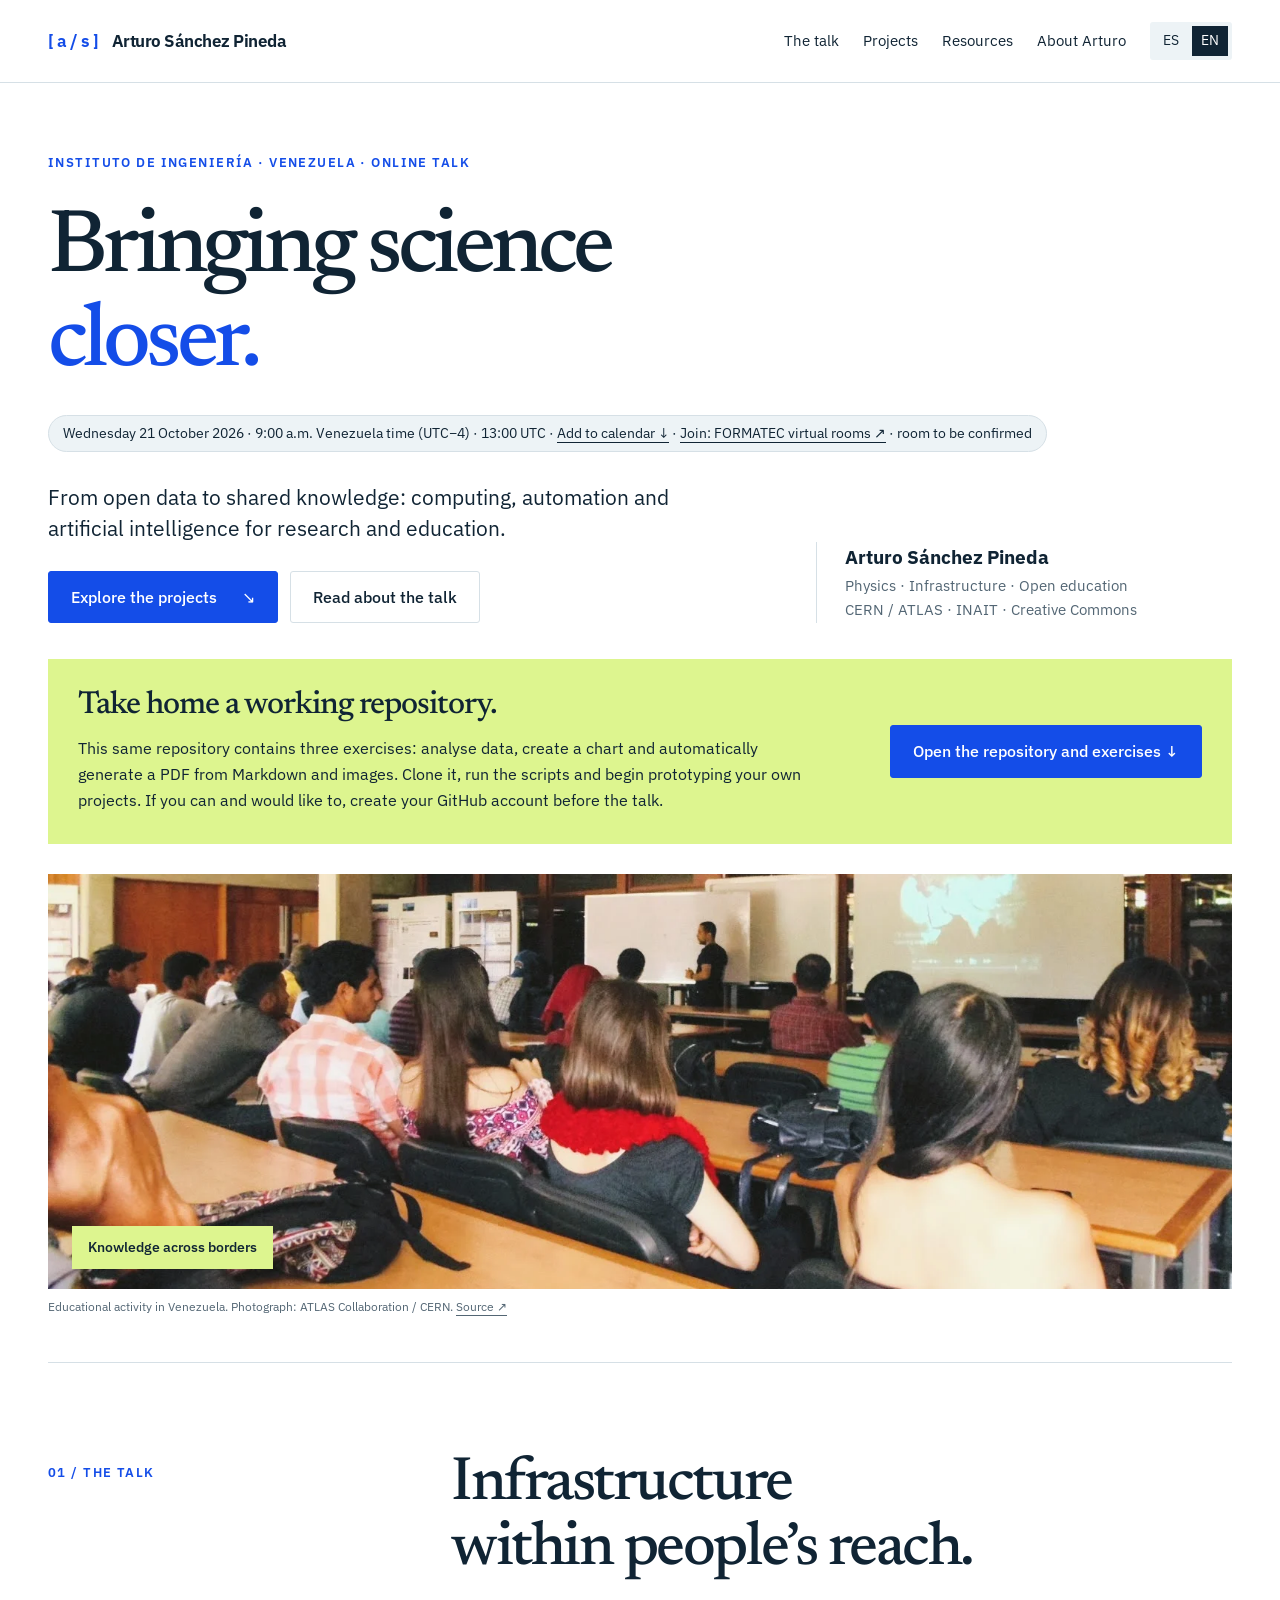
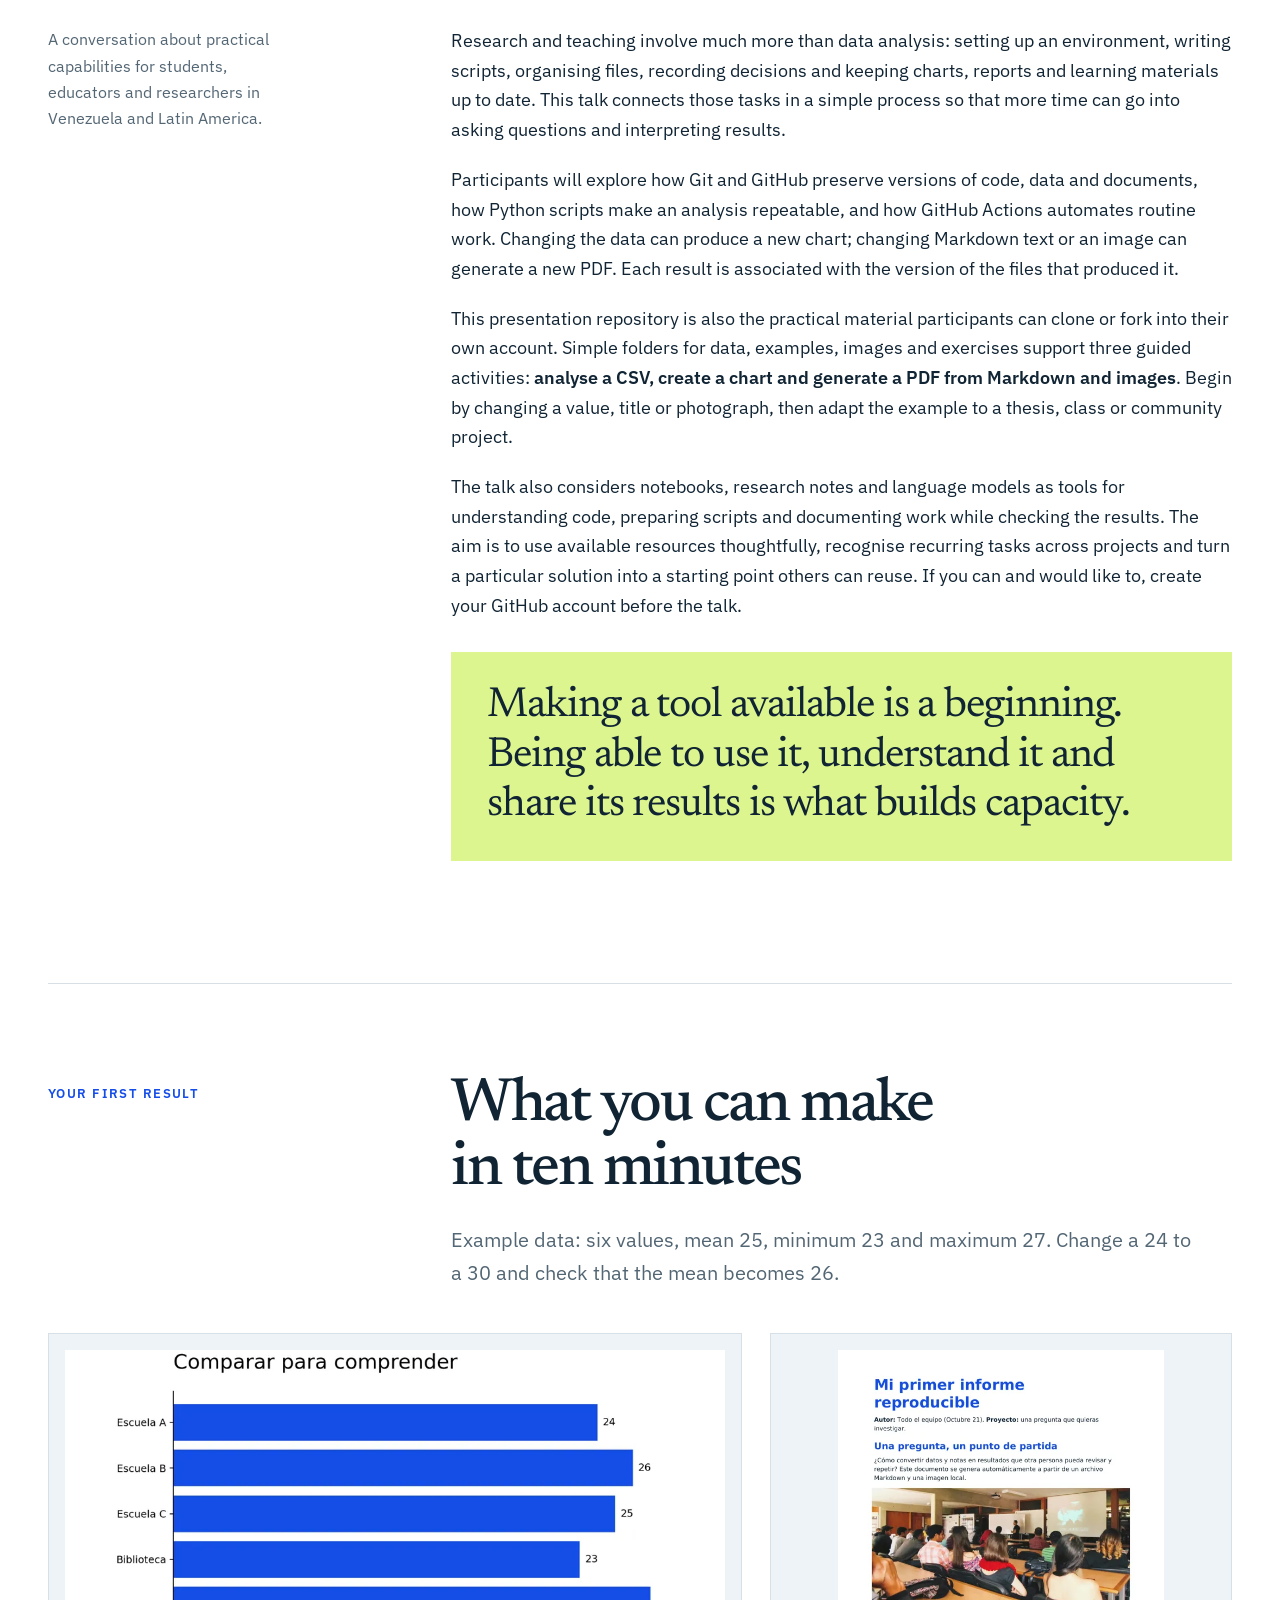
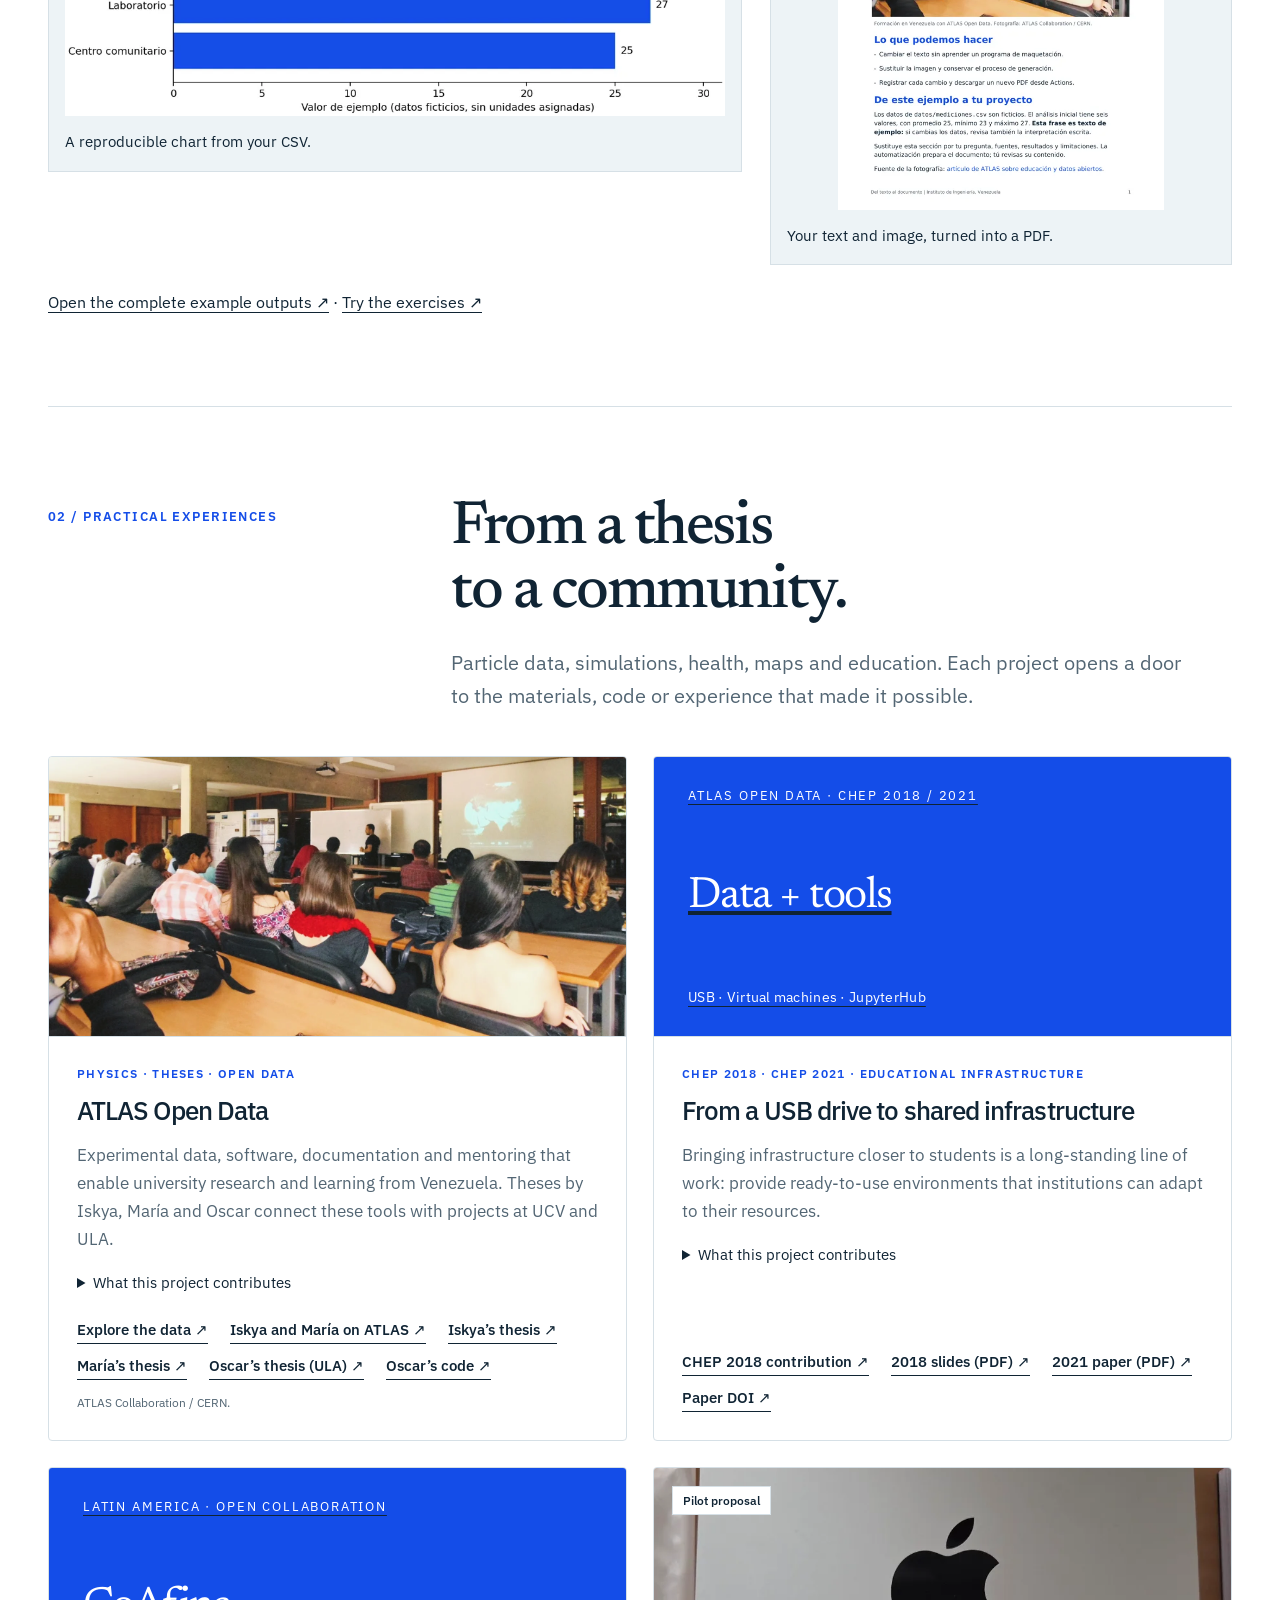
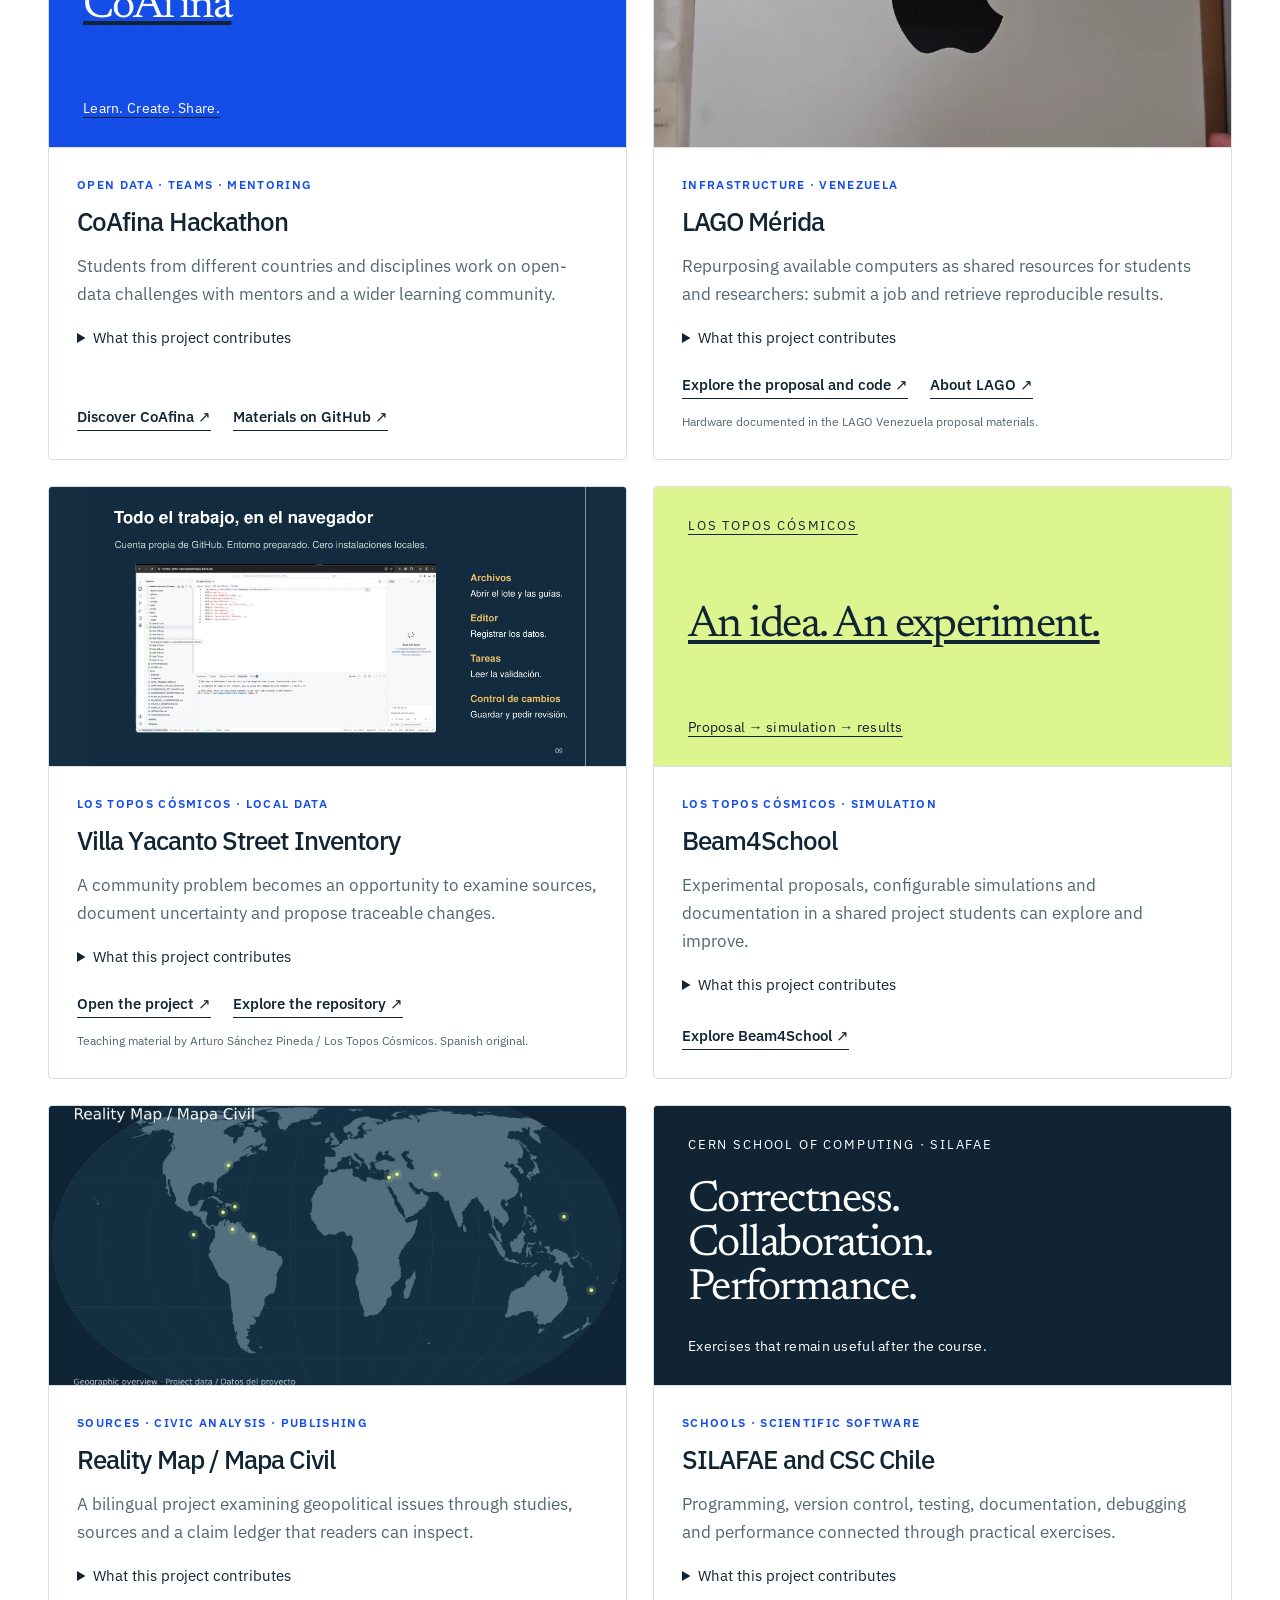
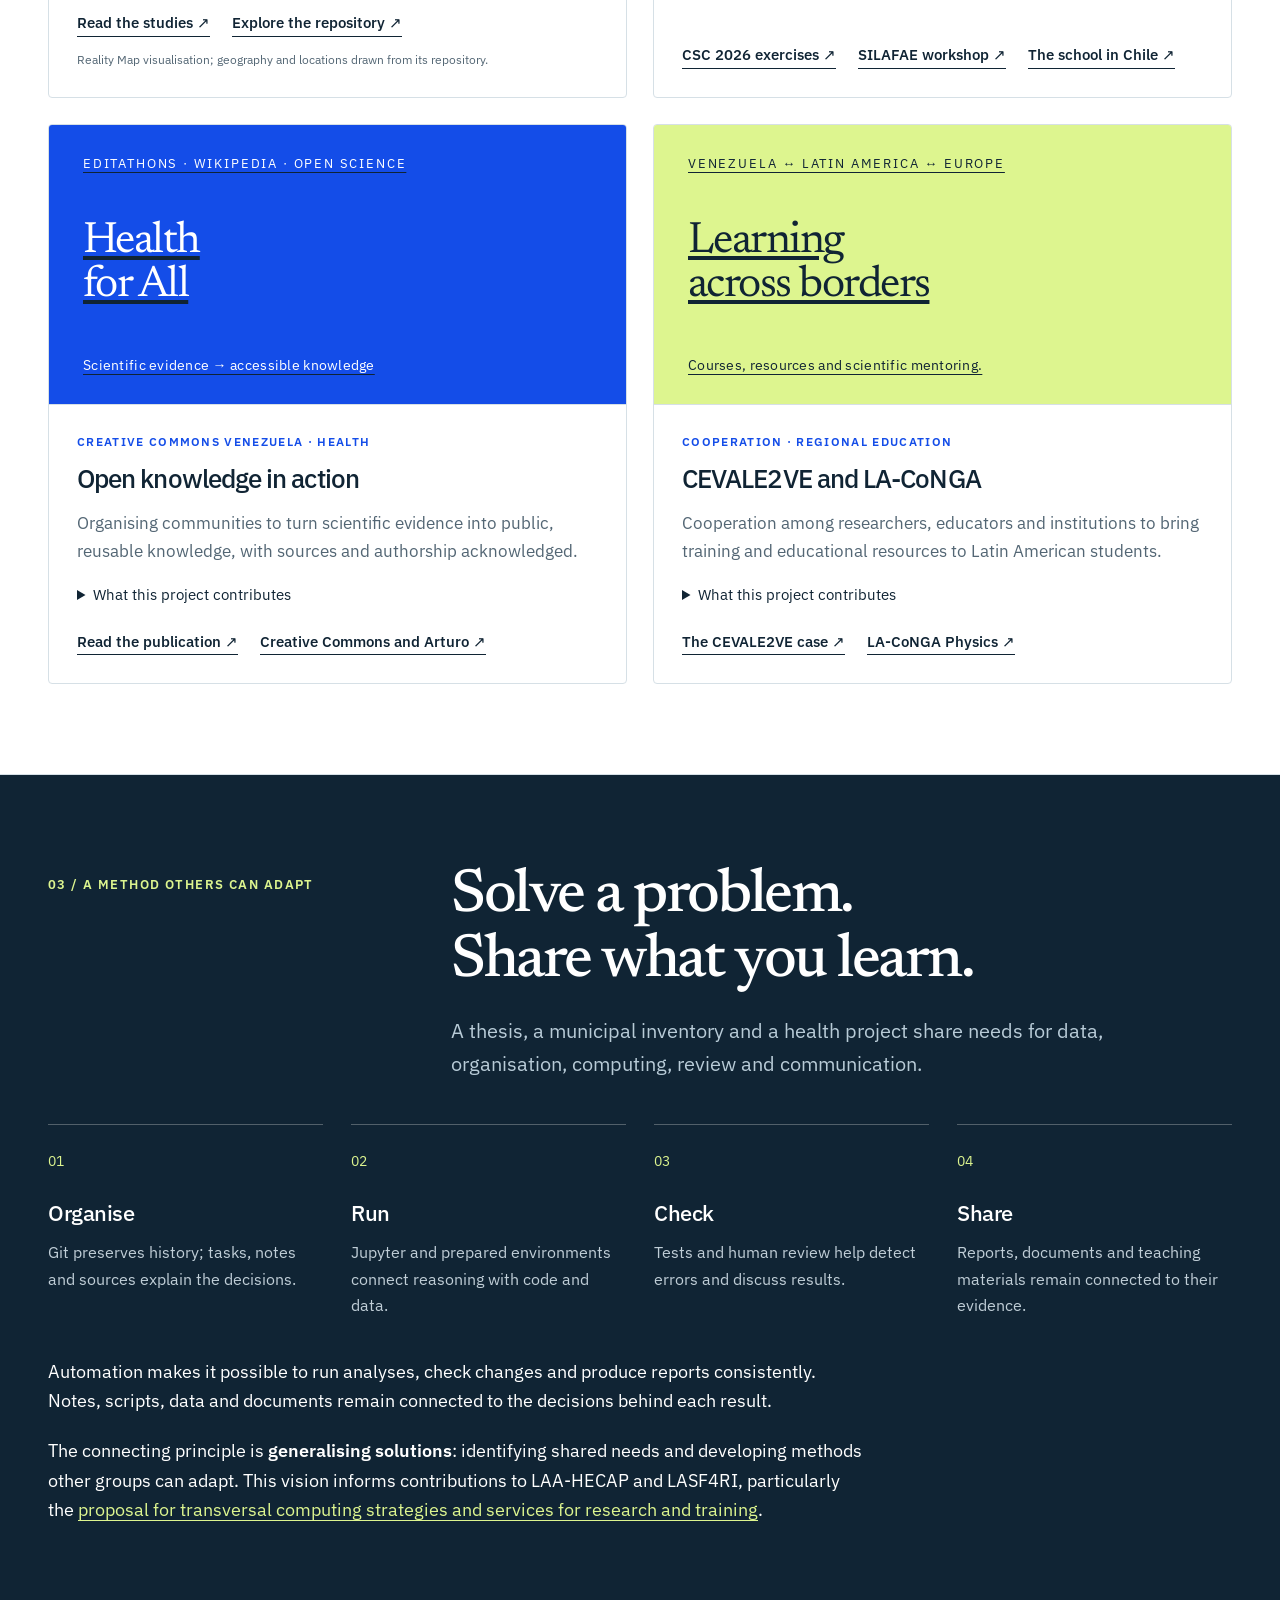
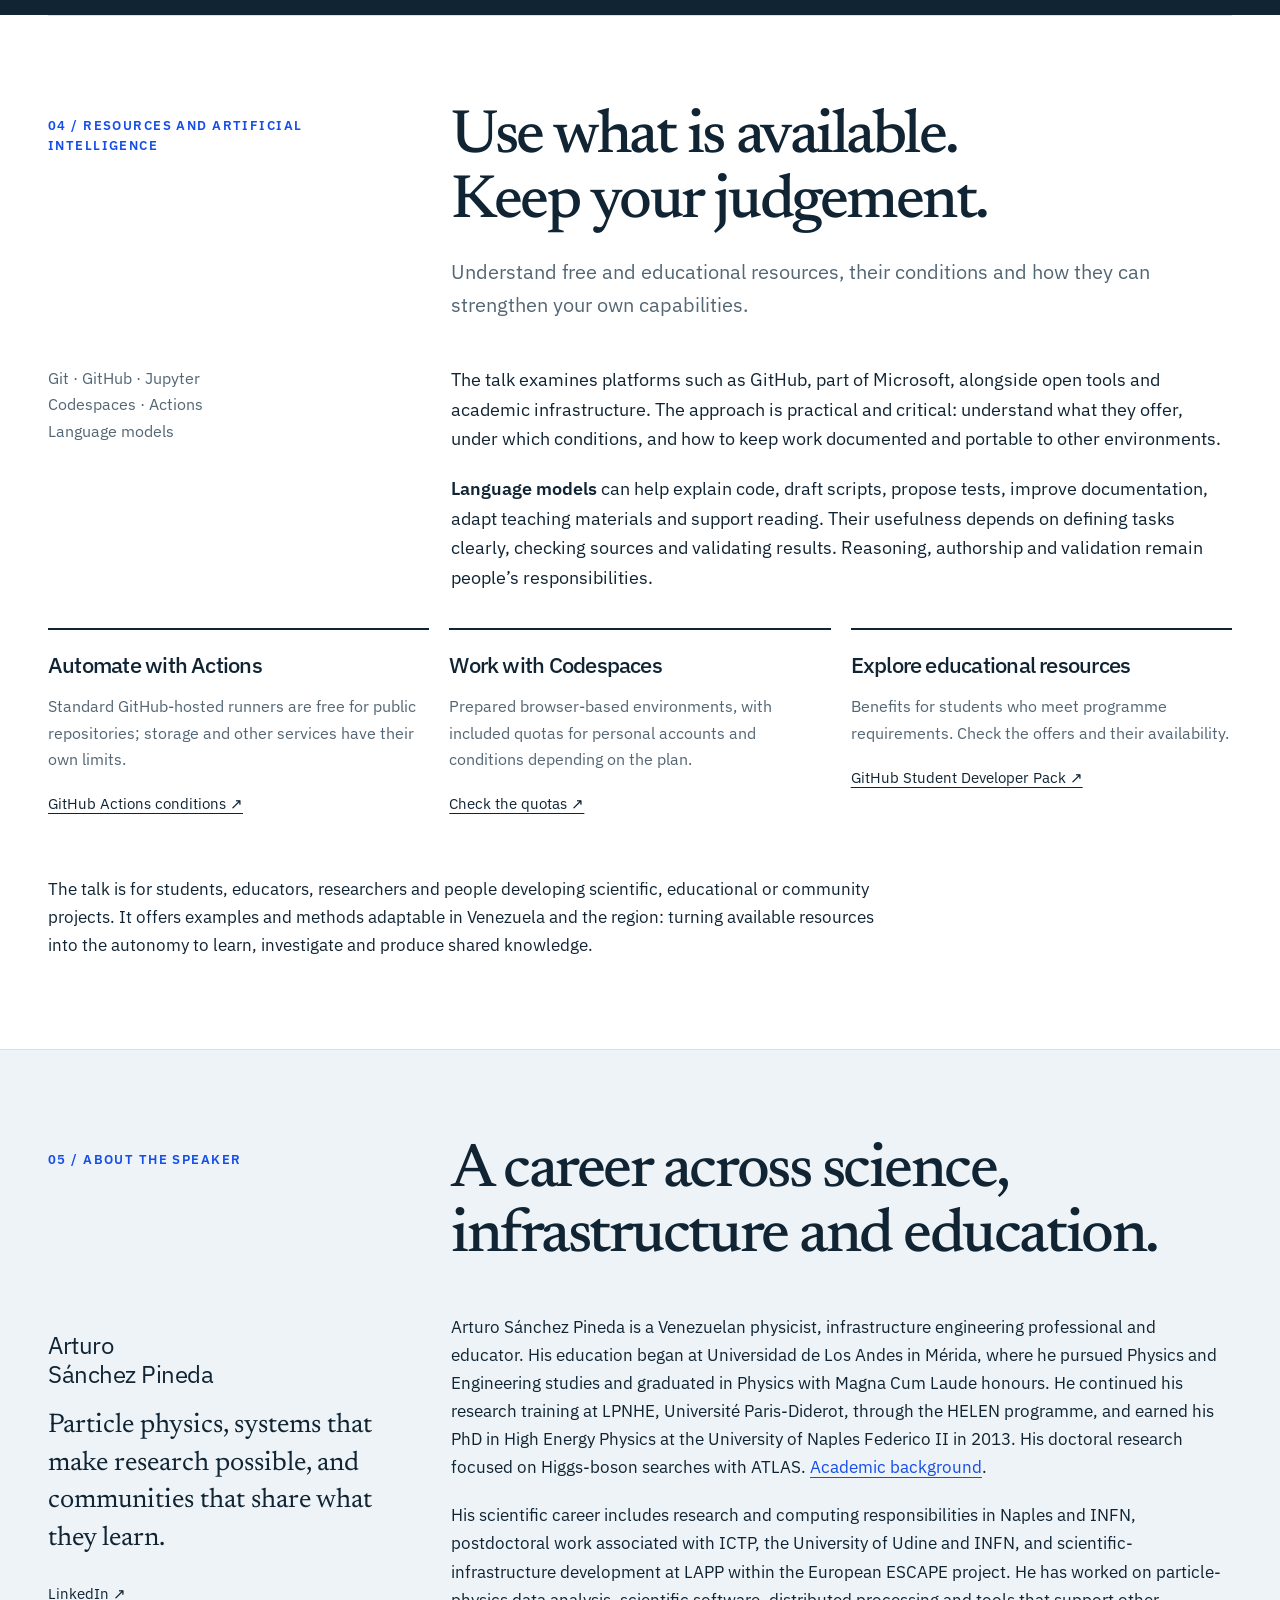
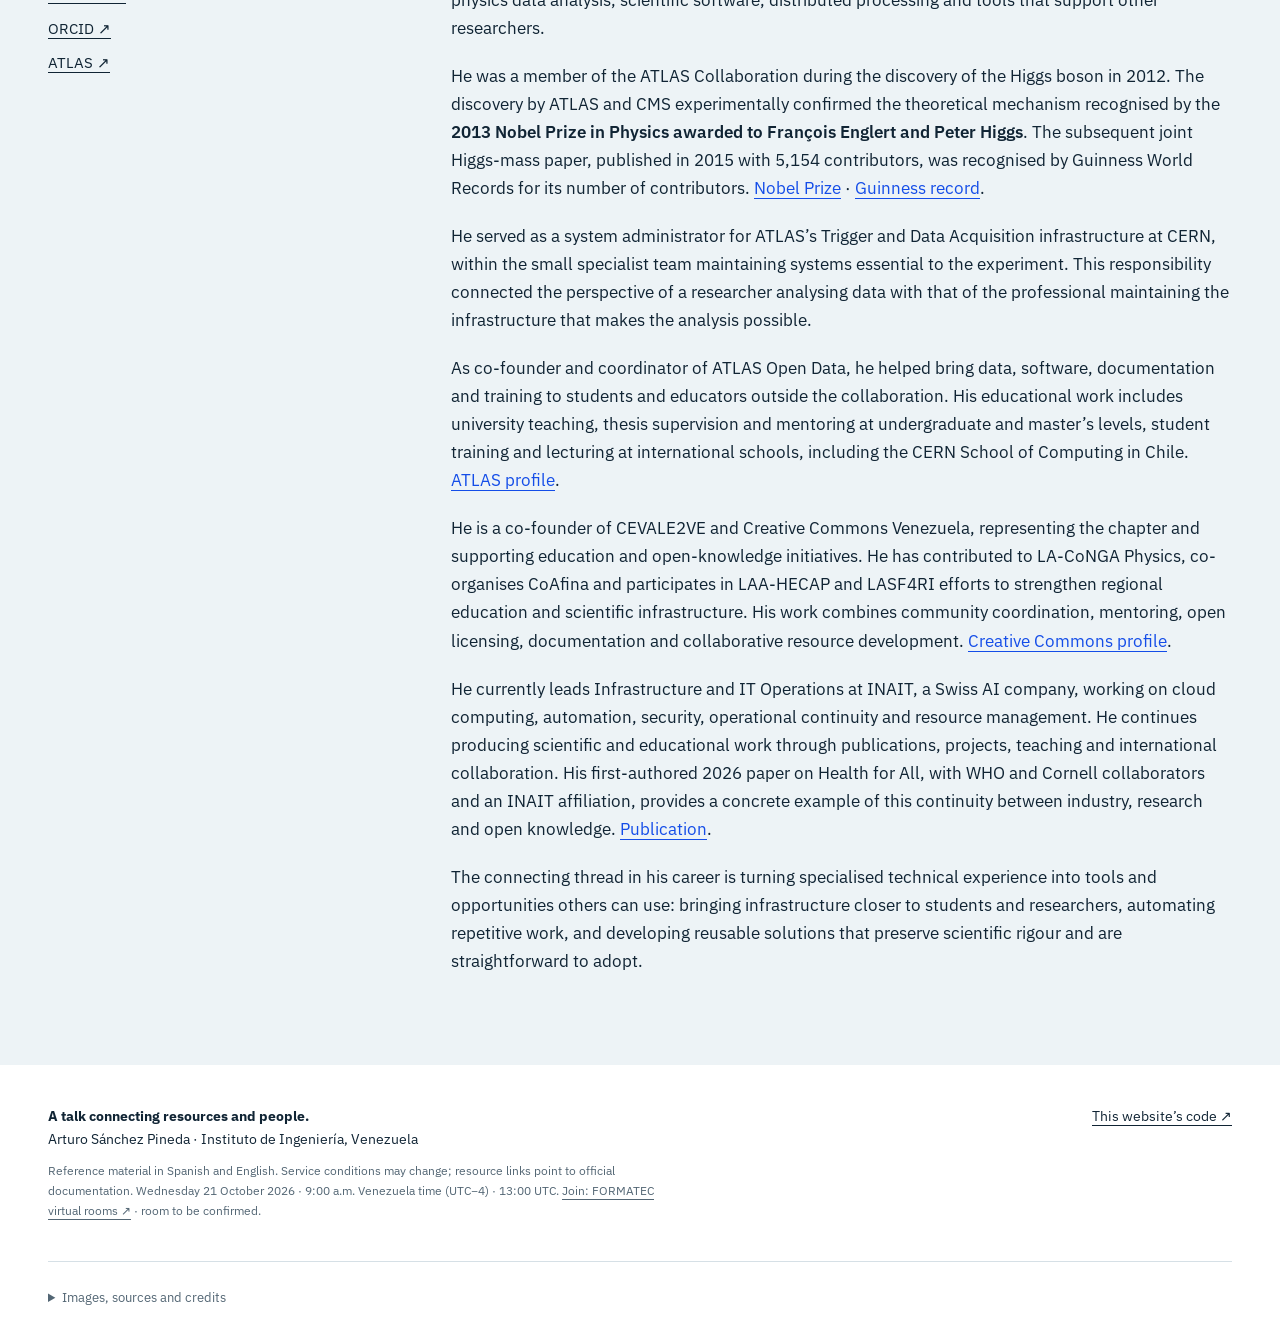
<file: web/en.html>
<!doctype html>
<html lang="en"><head><meta charset="utf-8"><meta name="viewport" content="width=device-width,initial-scale=1">
<title>From Open Data to Shared Knowledge — Arturo Sánchez Pineda</title><meta name="description" content="An online talk by Arturo Sánchez Pineda for Instituto de Ingeniería, Venezuela: Wednesday 21 October 2026, 9:00 a.m. Venezuela time. Computing, automation and artificial intelligence for research and education.">
<meta name="author" content="Arturo Sánchez Pineda"><meta name="theme-color" content="#102434">
<meta property="og:image" content="https://artfisica.github.io/presentacion-Instituto-de-Ingenieria-Venezuela/assets/atlas-venezuela.webp"><meta property="og:image:alt" content="Arturo teaching at an ATLAS Open Data educational event in Venezuela."><meta property="og:type" content="website"><meta property="og:title" content="From Open Data to Shared Knowledge"><meta property="og:description" content="An online talk by Arturo Sánchez Pineda for Instituto de Ingeniería, Venezuela: Wednesday 21 October 2026, 9:00 a.m. Venezuela time. Computing, automation and artificial intelligence for research and education."><meta property="og:locale" content="en_US"><meta property="og:url" content="https://artfisica.github.io/presentacion-Instituto-de-Ingenieria-Venezuela/en.html">
<link rel="canonical" href="https://artfisica.github.io/presentacion-Instituto-de-Ingenieria-Venezuela/en.html"><link rel="alternate" hreflang="es" href="https://artfisica.github.io/presentacion-Instituto-de-Ingenieria-Venezuela/"><link rel="alternate" hreflang="en" href="https://artfisica.github.io/presentacion-Instituto-de-Ingenieria-Venezuela/en.html"><link rel="alternate" hreflang="x-default" href="https://artfisica.github.io/presentacion-Instituto-de-Ingenieria-Venezuela/">
<link rel="icon" type="image/svg+xml" href="assets/favicon.svg"><link rel="stylesheet" href="assets/style.css">
<link rel="preload" href="assets/fonts/ibm-plex-sans-latin-wght-normal.woff2" as="font" type="font/woff2" crossorigin>
</head><body>
<a class="skip" href="#main">Skip to content</a>
<header class="topbar"><nav class="wrap nav" aria-label="Main"><a class="brand" href="index.html"><span aria-hidden="true">[ a / s ]</span> Arturo Sánchez Pineda</a><div class="navlinks"><div class="navsections"><a href="#charla">The talk</a><a href="#proyectos">Projects</a><a href="#recursos">Resources</a><a href="#arturo">About Arturo</a></div><div class="language" aria-label="Language"><a href="index.html" lang="es" hreflang="es" class="" >ES</a><a href="en.html" lang="en" hreflang="en" class="selected" aria-current="page">EN</a></div></div></nav></header>
<main id="main">
<section class="hero wrap" aria-labelledby="hero-title"><div class="eyebrow">Instituto de Ingeniería · Venezuela · Online talk</div><h1 id="hero-title">Bringing science<br><em>closer.</em></h1><p class="event-chip"><time datetime="2026-10-21T09:00:00-04:00">Wednesday 21 October 2026 · 9:00 a.m. Venezuela time (UTC−4) · 13:00 UTC</time> · <a href="assets/talk.ics" download>Add to calendar ↓</a> · <a href="https://fii.gob.ve/formatec/">Join: FORMATEC virtual rooms ↗</a> · room to be confirmed</p>
<div class="hero-bottom"><div><p class="subtitle">From open data to shared knowledge: computing, automation and artificial intelligence for research and education.</p><div class="actions"><a class="button" href="#proyectos">Explore the projects <span aria-hidden="true">↘</span></a><a class="button secondary" href="#charla">Read about the talk</a></div></div><p class="speaker"><strong>Arturo Sánchez Pineda</strong>Physics · Infrastructure · Open education<br>CERN / ATLAS · INAIT · Creative Commons</p></div>
<aside class="takeaway"><div><h2>Take home a working repository.</h2><p>This same repository contains three exercises: analyse data, create a chart and automatically generate a PDF from Markdown and images. Clone it, run the scripts and begin prototyping your own projects. If you can and would like to, create your GitHub account before the talk.</p></div><a class="button" href="https://github.com/artfisica/presentacion-Instituto-de-Ingenieria-Venezuela#ejercicios">Open the repository and exercises ↓</a></aside>
<figure><div class="hero-image"><img src="assets/atlas-venezuela.webp" width="1600" height="799" alt="Arturo teaching at an ATLAS Open Data educational event in Venezuela." fetchpriority="high"><span class="image-label">Knowledge across borders</span></div><figcaption class="caption">Educational activity in Venezuela. Photograph: ATLAS Collaboration / CERN. <a href="https://atlas.cern/updates/blog/HEP-education-worldwide-with-atlas-open-data">Source ↗</a></figcaption></figure></section>
<section class="section wrap" id="charla"><div class="section-head"><div class="eyebrow">01 / The talk</div><h2>Infrastructure<br>within people’s reach.</h2></div><div class="intro-grid"><aside class="side-note">A conversation about practical capabilities for students, educators and researchers in Venezuela and Latin America.</aside><div class="prose"><p>Research and teaching involve much more than data analysis: setting up an environment, writing scripts, organising files, recording decisions and keeping charts, reports and learning materials up to date. This talk connects those tasks in a simple process so that more time can go into asking questions and interpreting results.</p><p>Participants will explore how Git and GitHub preserve versions of code, data and documents, how Python scripts make an analysis repeatable, and how GitHub Actions automates routine work. Changing the data can produce a new chart; changing Markdown text or an image can generate a new PDF. Each result is associated with the version of the files that produced it.</p><p>This presentation repository is also the practical material participants can clone or fork into their own account. Simple folders for data, examples, images and exercises support three guided activities: <strong>analyse a CSV, create a chart and generate a PDF from Markdown and images</strong>. Begin by changing a value, title or photograph, then adapt the example to a thesis, class or community project.</p><p>The talk also considers notebooks, research notes and language models as tools for understanding code, preparing scripts and documenting work while checking the results. The aim is to use available resources thoughtfully, recognise recurring tasks across projects and turn a particular solution into a starting point others can reuse. If you can and would like to, create your GitHub account before the talk.</p><blockquote class="callout">Making a tool available is a beginning. Being able to use it, understand it and share its results is what builds capacity.</blockquote></div></div></section>
<section class="section wrap" id="resultados"><div class="section-head"><div class="eyebrow">Your first result</div><div><h2>What you can make<br>in ten minutes</h2><p>Example data: six values, mean 25, minimum 23 and maximum 27. Change a 24 to a 30 and check that the mean becomes 26.</p></div></div>
<div class="output-grid"><figure><a href="https://github.com/artfisica/presentacion-Instituto-de-Ingenieria-Venezuela/blob/main/ejemplos/salida-esperada/grafico.png"><img src="assets/ejemplo-grafico.webp" width="1000" height="556" loading="lazy" alt="Bar chart showing the six sample CSV values."></a><figcaption>A reproducible chart from your CSV.</figcaption></figure>
<figure><a href="https://github.com/artfisica/presentacion-Instituto-de-Ingenieria-Venezuela/blob/main/ejemplos/salida-esperada/informe.pdf"><img src="assets/ejemplo-pdf.webp" width="600" height="849" loading="lazy" alt="Preview of the PDF generated from Markdown and an ATLAS/CERN-credited photograph."></a><figcaption>Your text and image, turned into a PDF.</figcaption></figure></div><p class="output-links"><a href="https://github.com/artfisica/presentacion-Instituto-de-Ingenieria-Venezuela/tree/main/ejemplos/salida-esperada">Open the complete example outputs ↗</a> · <a href="https://github.com/artfisica/presentacion-Instituto-de-Ingenieria-Venezuela/blob/main/ejercicios/README.md">Try the exercises ↗</a></p></section>
<section class="section wrap" id="proyectos"><div class="section-head"><div class="eyebrow">02 / Practical experiences</div><div><h2>From a thesis<br>to a community.</h2><p>Particle data, simulations, health, maps and education. Each project opens a door to the materials, code or experience that made it possible.</p></div></div><div class="project-grid"><article class="project" id="project-atlas">
      <a class="figure-link" href="https://opendata.atlas.cern/" aria-label="Explore the data"><div class="project-visual"><img src="assets/atlas-venezuela.webp" alt="ATLAS Open Data education in Venezuela." class="" loading="lazy" width="1200" height="600"></div></a>
      <div class="project-body"><div class="eyebrow">Physics · Theses · Open data</div><h3>ATLAS Open Data</h3><p>Experimental data, software, documentation and mentoring that enable university research and learning from Venezuela. Theses by Iskya, María and Oscar connect these tools with projects at UCV and ULA.</p>
      <details><summary>What this project contributes</summary><p>Iskya García completed her master’s work at UCV under Arturo’s supervision, studying dark-matter candidates with ATLAS open data and simulations. María Di Domenico completed her undergraduate thesis at UCV by reconstructing W, Z and Higgs boson masses using ROOT, Jupyter and SWAN. Their work also became reusable educational material. <strong>Oscar Alejandro Altuve Pabon (ULA)</strong> defended his undergraduate thesis on 1 February 2022, supervised by Arturo Sánchez and Alberto Patiño. He studied optimisation of Higgs analysis in the H → ZZ* → 4ℓ channel at 13 TeV using ATLAS Open Data, ROOT/C++ and Jupyter. A virtual machine supported local analysis with reduced reliance on internet connectivity. The material is preserved in Zenodo, with a link to its code.</p></details>
      <div class="project-links"><a href="https://opendata.atlas.cern/">Explore the data <span aria-hidden="true">↗</span></a><a href="https://atlas.cern/updates/blog/HEP-education-worldwide-with-atlas-open-data">Iskya and María on ATLAS <span aria-hidden="true">↗</span></a><a href="https://cds.cern.ch/record/2291838/">Iskya’s thesis <span aria-hidden="true">↗</span></a><a href="https://cds.cern.ch/record/2293251/">María’s thesis <span aria-hidden="true">↗</span></a><a href="https://zenodo.org/records/18372123">Oscar’s thesis (ULA) <span aria-hidden="true">↗</span></a><a href="https://github.com/AltuOs/HZZ4l/releases/tag/v2.0.0">Oscar’s code <span aria-hidden="true">↗</span></a></div><p class="credit">ATLAS Collaboration / CERN.</p></div>
    </article><article class="project" id="project-chep">
      <a class="figure-link" href="https://indico.cern.ch/event/587955/contributions/2938491/" aria-label="CHEP 2018 contribution"><div class="project-visual"><div class="type-tile blue" aria-hidden="true"><div class="tile-kicker">ATLAS Open Data · CHEP 2018 / 2021</div><div class="tile-title">Data + tools</div><div class="tile-bottom">USB · Virtual machines · JupyterHub</div></div></div></a>
      <div class="project-body"><div class="eyebrow">CHEP 2018 · CHEP 2021 · Educational infrastructure</div><h3>From a USB drive to shared infrastructure</h3><p>Bringing infrastructure closer to students is a long-standing line of work: provide ready-to-use environments that institutions can adapt to their resources.</p>
      <details><summary>What this project contributes</summary><p>At CHEP 2018, Arturo presented ATLAS Open Data and Open Key: data, software, notebooks and documentation carried on a USB drive, with virtual machines for places with limited connectivity. The slides show applications in training and theses in Venezuela. In 2021, Arturo Sánchez Pineda and Giovanni Guerrieri published a proposal for multi-user deployment with JupyterHub and infrastructure as code. It documents an initial Terraform and OpenStack proof of concept at CERN; other scenarios remain proposals. The practical lesson for this talk: delivering a reproducible environment reduces the setup work each student must repeat.</p></details>
      <div class="project-links"><a href="https://indico.cern.ch/event/587955/contributions/2938491/">CHEP 2018 contribution <span aria-hidden="true">↗</span></a><a href="https://indico.cern.ch/event/587955/contributions/2938491/attachments/1635910/2689773/CHEP_2018_Arturo_Sanchez_ATLAS_Open_Data.pdf">2018 slides (PDF) <span aria-hidden="true">↗</span></a><a href="https://cds.cern.ch/record/2772504/files/epjconf_chep2021_01008.pdf">2021 paper (PDF) <span aria-hidden="true">↗</span></a><a href="https://doi.org/10.1051/epjconf/202125101008">Paper DOI <span aria-hidden="true">↗</span></a></div></div>
    </article><article class="project" id="project-coafina">
      <a class="figure-link" href="https://laconga.redclara.net/hackathon/" aria-label="Discover CoAfina"><div class="project-visual"><div class="type-tile blue" aria-hidden="true"><div class="tile-kicker">Latin America · Open collaboration</div><div class="tile-title">CoAfina</div><div class="tile-bottom">Learn. Create. Share.</div></div></div></a>
      <div class="project-body"><div class="eyebrow">Open data · Teams · Mentoring</div><h3>CoAfina Hackathon</h3><p>Students from different countries and disciplines work on open-data challenges with mentors and a wider learning community.</p>
      <details><summary>What this project contributes</summary><p>Co-organised from its beginnings, CoAfina combines collaborative work, repositories, documentation and public demonstrations. An intensive event becomes reusable projects and relationships that continue afterwards. Creative Commons Venezuela, LA-CoNGA Physics, RedCLARA and CEDIA have contributed to this experience.</p></details>
      <div class="project-links"><a href="https://laconga.redclara.net/hackathon/">Discover CoAfina <span aria-hidden="true">↗</span></a><a href="https://github.com/laa-hecap/CoAfina-resources">Materials on GitHub <span aria-hidden="true">↗</span></a></div></div>
    </article><article class="project" id="project-lago">
      <a class="figure-link" href="https://github.com/laa-hecap/LAGO-merida-infra" aria-label="Explore the proposal and code"><div class="project-visual"><img src="assets/lago-mini.webp" alt="A Mac mini considered in the LAGO Venezuela computing proposal." class="mini" loading="lazy" width="1200" height="600"><span class="project-type">Pilot proposal</span></div></a>
      <div class="project-body"><div class="eyebrow">Infrastructure · Venezuela</div><h3>LAGO Mérida</h3><p>Repurposing available computers as shared resources for students and researchers: submit a job and retrieve reproducible results.</p>
      <details><summary>What this project contributes</summary><p>The proposal describes remote computing with automated workflows returning plots, reports and execution records. It is a bounded service for teaching and modest workloads, with clear responsibilities for access, preservation and data publication. It explores how existing equipment can expand local capabilities.</p></details>
      <div class="project-links"><a href="https://github.com/laa-hecap/LAGO-merida-infra">Explore the proposal and code <span aria-hidden="true">↗</span></a><a href="https://lagoproject.net/">About LAGO <span aria-hidden="true">↗</span></a></div><p class="credit">Hardware documented in the LAGO Venezuela proposal materials.</p></div>
    </article><article class="project" id="project-callejero">
      <a class="figure-link" href="https://los-topos-cosmicos.github.io/callejero-yacanto/" aria-label="Open the project"><div class="project-visual"><img src="assets/callejero.webp" alt="Teaching material showing browser-based files, editing, tasks and version control for the street inventory." class="contain" loading="lazy" width="1200" height="600"></div></a>
      <div class="project-body"><div class="eyebrow">Los Topos Cósmicos · Local data</div><h3>Villa Yacanto Street Inventory</h3><p>A community problem becomes an opportunity to examine sources, document uncertainty and propose traceable changes.</p>
      <details><summary>What this project contributes</summary><p>The workflow uses GitHub and Codespaces to review a street inventory. Contributions receive automated checks and human review. Students learn to explain a decision and preserve its supporting evidence; technical validation and municipal decisions have distinct responsibilities.</p></details>
      <div class="project-links"><a href="https://los-topos-cosmicos.github.io/callejero-yacanto/">Open the project <span aria-hidden="true">↗</span></a><a href="https://github.com/los-topos-cosmicos/callejero-yacanto">Explore the repository <span aria-hidden="true">↗</span></a></div><p class="credit">Teaching material by Arturo Sánchez Pineda / Los Topos Cósmicos. Spanish original.</p></div>
    </article><article class="project" id="project-beam">
      <a class="figure-link" href="https://github.com/los-topos-cosmicos/beam4school-proposal" aria-label="Explore Beam4School"><div class="project-visual"><div class="type-tile lime" aria-hidden="true"><div class="tile-kicker">Los Topos Cósmicos</div><div class="tile-title">An idea. An experiment.</div><div class="tile-bottom">Proposal → simulation → results</div></div></div></a>
      <div class="project-body"><div class="eyebrow">Los Topos Cósmicos · Simulation</div><h3>Beam4School</h3><p>Experimental proposals, configurable simulations and documentation in a shared project students can explore and improve.</p>
      <details><summary>What this project contributes</summary><p>The aim is an approachable entry point to demanding scientific tools. Students connect their parameter choices to the results and document their reasoning, progressively learning the computing that supports the experiment.</p></details>
      <div class="project-links"><a href="https://github.com/los-topos-cosmicos/beam4school-proposal">Explore Beam4School <span aria-hidden="true">↗</span></a></div></div>
    </article><article class="project" id="project-reality">
      <a class="figure-link" href="https://artfisica.github.io/reality-map/" aria-label="Read the studies"><div class="project-visual"><img src="assets/reality-map.webp" alt="A view of the Civilian Geopolitical Reality Map project." class="" loading="lazy" width="1200" height="600"></div></a>
      <div class="project-body"><div class="eyebrow">Sources · Civic analysis · Publishing</div><h3>Reality Map / Mapa Civil</h3><p>A bilingual project examining geopolitical issues through studies, sources and a claim ledger that readers can inspect.</p>
      <details><summary>What this project contributes</summary><p>The method distinguishes documented events, court decisions, findings, official positions, inferences and forecasts. Versioned documentation, checks and static publishing bring reproducibility practices into civic analysis. AI tools can assist; classification and review remain human responsibilities.</p></details>
      <div class="project-links"><a href="https://artfisica.github.io/reality-map/">Read the studies <span aria-hidden="true">↗</span></a><a href="https://github.com/artfisica/reality-map">Explore the repository <span aria-hidden="true">↗</span></a></div><p class="credit">Reality Map visualisation; geography and locations drawn from its repository.</p></div>
    </article><article class="project" id="project-csc">
      <a class="figure-link" href="https://github.com/artfisica/csc2026" aria-label="CSC 2026 exercises"><div class="project-visual"><div class="type-tile " aria-hidden="true"><div class="tile-kicker">CERN School of Computing · SILAFAE</div><div class="tile-title">Correctness.<br>Collaboration.<br>Performance.</div><div class="tile-bottom">Exercises that remain useful after the course.</div></div></div></a>
      <div class="project-body"><div class="eyebrow">Schools · Scientific software</div><h3>SILAFAE and CSC Chile</h3><p>Programming, version control, testing, documentation, debugging and performance connected through practical exercises.</p>
      <details><summary>What this project contributes</summary><p>Learning progresses from obtaining a correct result to collaborating on its development and improving its execution. Materials from SILAFAE and the CERN School of Computing in Chile can be reused in other courses, theses and research projects.</p></details>
      <div class="project-links"><a href="https://github.com/artfisica/csc2026">CSC 2026 exercises <span aria-hidden="true">↗</span></a><a href="https://github.com/laa-hecap/workshop-silafae-2024">SILAFAE workshop <span aria-hidden="true">↗</span></a><a href="https://indico.cern.ch/event/1551289/">The school in Chile <span aria-hidden="true">↗</span></a></div></div>
    </article><article class="project" id="project-commons">
      <a class="figure-link" href="https://www.alanrevista.org/ediciones/2026/1/art-6" aria-label="Read the publication"><div class="project-visual"><div class="type-tile blue" aria-hidden="true"><div class="tile-kicker">Editathons · Wikipedia · Open science</div><div class="tile-title">Health<br>for All</div><div class="tile-bottom">Scientific evidence → accessible knowledge</div></div></div></a>
      <div class="project-body"><div class="eyebrow">Creative Commons Venezuela · Health</div><h3>Open knowledge in action</h3><p>Organising communities to turn scientific evidence into public, reusable knowledge, with sources and authorship acknowledged.</p>
      <details><summary>What this project contributes</summary><p>Creative Commons Venezuela has supported partnerships, hackathons and editathons. Health for All, developed with WHO, Cornell and open-knowledge communities, brought experts and volunteers together to work on Wikipedia. The experience resulted in a scientific publication in 2026.</p></details>
      <div class="project-links"><a href="https://www.alanrevista.org/ediciones/2026/1/art-6">Read the publication <span aria-hidden="true">↗</span></a><a href="https://creativecommons.org/2021/08/24/meet-the-cc-summit-presenter-arturo-sanchez-pineda/">Creative Commons and Arturo <span aria-hidden="true">↗</span></a></div></div>
    </article><article class="project" id="project-education">
      <a class="figure-link" href="https://cds.cern.ch/record/2241903/" aria-label="The CEVALE2VE case"><div class="project-visual"><div class="type-tile lime" aria-hidden="true"><div class="tile-kicker">Venezuela ↔ Latin America ↔ Europe</div><div class="tile-title">Learning<br>across borders</div><div class="tile-bottom">Courses, resources and scientific mentoring.</div></div></div></a>
      <div class="project-body"><div class="eyebrow">Cooperation · Regional education</div><h3>CEVALE2VE and LA-CoNGA</h3><p>Cooperation among researchers, educators and institutions to bring training and educational resources to Latin American students.</p>
      <details><summary>What this project contributes</summary><p>These experiences help examine how courses, projects and academic relationships can be sustained across countries. Their value lies in connecting infrastructure, materials and human support so knowledge can circulate and endure.</p></details>
      <div class="project-links"><a href="https://cds.cern.ch/record/2241903/">The CEVALE2VE case <span aria-hidden="true">↗</span></a><a href="https://laconga.redclara.net/">LA-CoNGA Physics <span aria-hidden="true">↗</span></a></div></div>
    </article></div></section>
<section class="section method" id="metodo"><div class="wrap"><div class="section-head"><div class="eyebrow">03 / A method others can adapt</div><div><h2>Solve a problem.<br>Share what you learn.</h2><p>A thesis, a municipal inventory and a health project share needs for data, organisation, computing, review and communication.</p></div></div><div class="method-steps"><div class="method-step"><span>01</span><h3>Organise</h3><p>Git preserves history; tasks, notes and sources explain the decisions.</p></div><div class="method-step"><span>02</span><h3>Run</h3><p>Jupyter and prepared environments connect reasoning with code and data.</p></div><div class="method-step"><span>03</span><h3>Check</h3><p>Tests and human review help detect errors and discuss results.</p></div><div class="method-step"><span>04</span><h3>Share</h3><p>Reports, documents and teaching materials remain connected to their evidence.</p></div></div><div class="prose"><p>Automation makes it possible to run analyses, check changes and produce reports consistently. Notes, scripts, data and documents remain connected to the decisions behind each result.</p><p>The connecting principle is <strong>generalising solutions</strong>: identifying shared needs and developing methods other groups can adapt. This vision informs contributions to LAA-HECAP and LASF4RI, particularly the <a href="https://zenodo.org/records/13324266">proposal for transversal computing strategies and services for research and training</a>.</p></div></div></section>
<section class="section wrap" id="recursos"><div class="section-head"><div class="eyebrow">04 / Resources and artificial intelligence</div><div><h2>Use what is available.<br>Keep your judgement.</h2><p>Understand free and educational resources, their conditions and how they can strengthen your own capabilities.</p></div></div><div class="intro-grid"><aside class="side-note">Git · GitHub · Jupyter<br>Codespaces · Actions<br>Language models</aside><div class="prose"><p>The talk examines platforms such as GitHub, part of Microsoft, alongside open tools and academic infrastructure. The approach is practical and critical: understand what they offer, under which conditions, and how to keep work documented and portable to other environments.</p><p><strong>Language models</strong> can help explain code, draft scripts, propose tests, improve documentation, adapt teaching materials and support reading. Their usefulness depends on defining tasks clearly, checking sources and validating results. Reasoning, authorship and validation remain people’s responsibilities.</p></div></div><div class="resource-list"><article class="resource"><h3>Automate with Actions</h3><p>Standard GitHub-hosted runners are free for public repositories; storage and other services have their own limits.</p><a href="https://docs.github.com/en/billing/concepts/product-billing/github-actions">GitHub Actions conditions ↗</a></article><article class="resource"><h3>Work with Codespaces</h3><p>Prepared browser-based environments, with included quotas for personal accounts and conditions depending on the plan.</p><a href="https://docs.github.com/en/billing/concepts/product-billing/github-codespaces">Check the quotas ↗</a></article><article class="resource"><h3>Explore educational resources</h3><p>Benefits for students who meet programme requirements. Check the offers and their availability.</p><a href="https://education.github.com/pack/">GitHub Student Developer Pack ↗</a></article></div><p class="end-note">The talk is for students, educators, researchers and people developing scientific, educational or community projects. It offers examples and methods adaptable in Venezuela and the region: turning available resources into the autonomy to learn, investigate and produce shared knowledge.</p></section>
<section class="section bio" id="arturo"><div class="wrap"><div class="section-head"><div class="eyebrow">05 / About the speaker</div><h2>A career across science,<br>infrastructure and education.</h2></div><div class="bio-grid"><aside class="bio-aside"><p class="name">Arturo<br>Sánchez Pineda</p><p class="bio-summary">Particle physics, systems that make research possible, and communities that share what they learn.</p><div class="profile-links"><a href="https://www.linkedin.com/in/arturo-sanchez-pineda/">LinkedIn ↗</a><a href="https://orcid.org/0000-0001-8241-7835">ORCID ↗</a><a href="https://atlas.cern/authors/arturo-sanchez-pineda">ATLAS ↗</a></div></aside><div class="prose"><p>Arturo Sánchez Pineda is a Venezuelan physicist, infrastructure engineering professional and educator. His education began at Universidad de Los Andes in Mérida, where he pursued Physics and Engineering studies and graduated in Physics with Magna Cum Laude honours. He continued his research training at LPNHE, Université Paris-Diderot, through the HELEN programme, and earned his PhD in High Energy Physics at the University of Naples Federico II in 2013. His doctoral research focused on Higgs-boson searches with ATLAS. <a href="https://twiki.org/p/pub/Main/ArturoSanchez/Arturo_Sanchez_Curriculum_June_2016.pdf">Academic background</a>.</p><p>His scientific career includes research and computing responsibilities in Naples and INFN, postdoctoral work associated with ICTP, the University of Udine and INFN, and scientific-infrastructure development at LAPP within the European ESCAPE project. He has worked on particle-physics data analysis, scientific software, distributed processing and tools that support other researchers.</p><p>He was a member of the ATLAS Collaboration during the discovery of the Higgs boson in 2012. The discovery by ATLAS and CMS experimentally confirmed the theoretical mechanism recognised by the <strong>2013 Nobel Prize in Physics awarded to François Englert and Peter Higgs</strong>. The subsequent joint Higgs-mass paper, published in 2015 with 5,154 contributors, was recognised by Guinness World Records for its number of contributors. <a href="https://www.nobelprize.org/prizes/physics/2013/press-release/">Nobel Prize</a> · <a href="https://www.guinnessworldrecords.com/world-records/421538-most-contributors-to-a-research-paper">Guinness record</a>.</p><p>He served as a system administrator for ATLAS’s Trigger and Data Acquisition infrastructure at CERN, within the small specialist team maintaining systems essential to the experiment. This responsibility connected the perspective of a researcher analysing data with that of the professional maintaining the infrastructure that makes the analysis possible.</p><p>As co-founder and coordinator of ATLAS Open Data, he helped bring data, software, documentation and training to students and educators outside the collaboration. His educational work includes university teaching, thesis supervision and mentoring at undergraduate and master’s levels, student training and lecturing at international schools, including the CERN School of Computing in Chile. <a href="https://atlas.cern/authors/arturo-sanchez-pineda">ATLAS profile</a>.</p><p>He is a co-founder of CEVALE2VE and Creative Commons Venezuela, representing the chapter and supporting education and open-knowledge initiatives. He has contributed to LA-CoNGA Physics, co-organises CoAfina and participates in LAA-HECAP and LASF4RI efforts to strengthen regional education and scientific infrastructure. His work combines community coordination, mentoring, open licensing, documentation and collaborative resource development. <a href="https://creativecommons.org/2021/08/24/meet-the-cc-summit-presenter-arturo-sanchez-pineda/">Creative Commons profile</a>.</p><p>He currently leads Infrastructure and IT Operations at INAIT, a Swiss AI company, working on cloud computing, automation, security, operational continuity and resource management. He continues producing scientific and educational work through publications, projects, teaching and international collaboration. His first-authored 2026 paper on Health for All, with WHO and Cornell collaborators and an INAIT affiliation, provides a concrete example of this continuity between industry, research and open knowledge. <a href="https://www.alanrevista.org/ediciones/2026/1/art-6">Publication</a>.</p><p>The connecting thread in his career is turning specialised technical experience into tools and opportunities others can use: bringing infrastructure closer to students and researchers, automating repetitive work, and developing reusable solutions that preserve scientific rigour and are straightforward to adopt.</p></div></div></div></section>
</main>
<footer class="wrap"><div class="footer"><div><strong>A talk connecting resources and people.</strong><br>Arturo Sánchez Pineda · Instituto de Ingeniería, Venezuela<small>Reference material in Spanish and English. Service conditions may change; resource links point to official documentation. Wednesday 21 October 2026 · 9:00 a.m. Venezuela time (UTC−4) · 13:00 UTC. <a href="https://fii.gob.ve/formatec/">Join: FORMATEC virtual rooms ↗</a> · room to be confirmed.</small></div><a href="https://github.com/artfisica/presentacion-Instituto-de-Ingenieria-Venezuela">This website’s code ↗</a></div><details class="credits"><summary>Images, sources and credits</summary><p>Photographs and materials document the projects. Teaching photograph: ATLAS Collaboration / CERN, from the linked article. LAGO equipment and street-inventory slide: project materials supplied by Arturo. Map: Natural Earth geometry and Reality Map repository data. IBM Plex Sans and Newsreader fonts are distributed under the SIL Open Font License. Institution and platform names identify collaborations and resources; they do not imply sponsorship of this talk. Original code: MIT. Arturo’s original text and materials: CC BY 4.0; third-party exceptions are retained. <a href="https://github.com/artfisica/presentacion-Instituto-de-Ingenieria-Venezuela/blob/main/LICENSE">Licenses</a> · <a href="https://github.com/artfisica/presentacion-Instituto-de-Ingenieria-Venezuela/blob/main/CITATION.cff">Citation</a>.</p></details></footer>
</body></html>
</file>
<file: web/assets/style.css>
@font-face{font-family:Plex;src:url('fonts/ibm-plex-sans-latin-wght-normal.woff2') format('woff2');font-weight:100 900;font-display:swap}
@font-face{font-family:Newsreader;src:url('fonts/newsreader-latin-wght-normal.woff2') format('woff2');font-weight:200 800;font-display:swap}
:root{--ink:#102434;--muted:#536674;--paper:#fff;--soft:#edf3f6;--blue:#144de8;--lime:#ddf58f;--line:#d6e0e6;--serif:Newsreader,Georgia,serif;--sans:Plex,Arial,sans-serif;scroll-behavior:smooth;scroll-padding-top:100px}
*{box-sizing:border-box}body{margin:0;background:var(--paper);color:var(--ink);font:18px/1.65 var(--sans)}a{color:inherit;text-underline-offset:4px}a:hover{color:var(--blue)}button,a{-webkit-tap-highlight-color:transparent}a:focus-visible,button:focus-visible,summary:focus-visible{outline:3px solid var(--blue);outline-offset:5px}img{max-width:100%;display:block}h1,h2,h3,p,figure{margin:0}h1,h2,h3{font-weight:500;line-height:1.05}h1,h2{font-family:var(--serif)}h1{font-size:clamp(3.6rem,7vw,6.8rem);letter-spacing:-.055em;max-width:880px}h2{font-size:clamp(2.6rem,4.8vw,4.8rem);letter-spacing:-.04em}h3{font-size:1.65rem;letter-spacing:-.035em;line-height:1.15}.wrap{width:min(1240px,calc(100% - 96px));margin:auto}.skip{position:absolute;top:-100px;left:20px;background:white;padding:12px;z-index:10}.skip:focus{top:10px}.topbar{position:sticky;top:0;z-index:5;background:rgba(255,255,255,.96);border-bottom:1px solid var(--line);backdrop-filter:blur(12px)}.nav{min-height:82px;display:flex;align-items:center;justify-content:space-between;gap:25px}.brand{font-size:17px;font-weight:650;text-decoration:none;letter-spacing:-.03em;white-space:nowrap}.brand span{color:var(--blue);margin-right:10px}.navlinks{display:flex;align-items:center;gap:24px;font-size:15px}.navlinks a{text-decoration:none}.language{display:flex;gap:4px;padding:4px;background:var(--soft);border-radius:3px}.language a{padding:3px 9px;font-size:14px}.language .selected{background:var(--ink);color:white}.eyebrow{font-size:13px;letter-spacing:.11em;text-transform:uppercase;font-weight:600;line-height:1.5}.hero{padding:70px 0 45px}.hero .eyebrow{color:var(--blue);margin-bottom:30px}.hero h1 em{font-style:normal;color:var(--blue)}.hero-bottom{display:grid;grid-template-columns:1.7fr 1fr;gap:60px;margin:30px 0 36px;align-items:end}.subtitle{font-size:21px;line-height:1.5;max-width:650px}.speaker{border-left:1px solid var(--line);padding-left:28px;font-size:15px;color:var(--muted)}.speaker strong{font-size:19px;color:var(--ink);display:block}.actions{display:flex;gap:12px;flex-wrap:wrap;margin-top:26px}.button{display:inline-flex;align-items:center;justify-content:center;gap:25px;background:var(--blue);color:white;border:1px solid var(--blue);padding:12px 22px;font-size:16px;font-weight:500;text-decoration:none;border-radius:3px}.button:hover{background:#0935a9;color:white}.button.secondary{background:white;color:var(--ink);border-color:var(--line)}.button.secondary:hover{border-color:var(--blue);color:var(--blue)}.hero-image{position:relative;overflow:hidden;background:var(--ink);aspect-ratio:2.85}.hero-image img{width:100%;height:100%;object-fit:cover;object-position:center 57%}.hero-image .image-label{position:absolute;bottom:20px;left:24px;background:var(--lime);color:var(--ink);padding:10px 16px;font-size:14px;font-weight:550}.caption{font-size:12px;color:var(--muted);margin-top:8px}.section{padding:90px 0;border-top:1px solid var(--line)}.section-head{display:grid;grid-template-columns:1fr 2.2fr;gap:48px;margin-bottom:44px}.section-head .eyebrow{color:var(--blue);padding-top:10px}.section-head p{font-size:20px;color:var(--muted);margin-top:20px;max-width:740px}.intro-grid{display:grid;grid-template-columns:1fr 2.2fr;gap:48px}.side-note{color:var(--muted);font-size:16px;max-width:230px}.prose p+p{margin-top:20px}.prose a{color:var(--blue)}.prose{max-width:820px}.prose strong{font-weight:600}.callout{font:clamp(1.8rem,3.3vw,2.9rem)/1.17 var(--serif);letter-spacing:-.025em;background:var(--lime);padding:30px 36px;margin:32px 0}.project-grid{display:grid;grid-template-columns:repeat(2,minmax(0,1fr));gap:26px}.project{border:1px solid var(--line);border-radius:4px;overflow:hidden;background:#fff;display:flex;flex-direction:column}.project-visual{height:260px;overflow:hidden;background:var(--soft);position:relative;border-bottom:1px solid var(--line)}.project-visual img{width:100%;height:100%;object-fit:cover;transition:transform .3s}.project:hover .project-visual img{transform:scale(1.025)}.project-visual img.contain{object-fit:contain;background:#142e40}.project-visual .mini{object-fit:cover;object-position:center 52%}.project-body{padding:28px;display:flex;flex-direction:column;flex:1}.project .eyebrow{font-size:12px;color:var(--blue);margin-bottom:12px}.project p{font-size:17px;line-height:1.65;color:var(--muted);margin-top:16px}.project-links{display:flex;flex-wrap:wrap;gap:10px 22px;padding-top:22px;margin-top:auto;font-size:15px;font-weight:550}.project-links a{text-decoration:none;border-bottom:1px solid var(--ink)}.project-links a:hover{border-color:var(--blue)}.project details{margin-top:18px;font-size:16px}.project details summary{cursor:pointer;font-size:15px;color:var(--ink);text-underline-offset:4px}.project details p{font-size:16px}.project .credit{font-size:12px;margin-top:14px;line-height:1.5}.project-type{position:absolute;left:18px;top:18px;background:white;padding:4px 10px;border:1px solid var(--line);font-size:12px;font-weight:550}.type-tile{height:100%;padding:28px 34px;display:flex;flex-direction:column;justify-content:space-between;background:var(--ink);color:white}.type-tile.blue{background:var(--blue)}.type-tile.lime{background:var(--lime);color:var(--ink)}.type-tile .tile-title{font:54px/1 var(--serif);letter-spacing:-.035em}.type-tile .tile-bottom{font:14px/1.5 var(--sans);letter-spacing:.02em}.type-tile .tile-kicker{font-size:13px;letter-spacing:.14em;text-transform:uppercase}.method{background:var(--ink);color:#fff}.method .eyebrow{color:var(--lime)}.method .section-head p{color:#b8cbd7}.method-steps{display:grid;grid-template-columns:repeat(4,1fr);gap:28px;margin-top:42px}.method-step{border-top:1px solid #52606a;padding-top:20px}.method-step span{font-size:14px;color:var(--lime)}.method-step h3{font-size:22px;letter-spacing:-.02em;margin-top:25px}.method-step p{font-size:16px;color:#c0ced7;margin-top:14px}.method .prose{margin-top:38px}.method .prose a{color:var(--lime)}.resource-list{display:grid;grid-template-columns:repeat(3,1fr);gap:20px;margin-top:35px}.resource{border-top:2px solid var(--ink);padding:22px 0}.resource h3{font-size:22px}.resource p{font-size:16px;color:var(--muted);margin:16px 0}.resource a{font-size:15px}.bio{background:var(--soft)}.bio-grid{display:grid;grid-template-columns:1fr 2.2fr;gap:48px}.bio-aside p{font-size:17px;margin-top:18px;color:var(--muted)}.bio-aside .name{font-size:24px;line-height:1.2;letter-spacing:-.02em;color:var(--ink)}.profile-links{display:flex;flex-direction:column;gap:10px;font-size:15px;margin-top:24px}.bio .prose p{font-size:17px}.bio-summary{font:27px/1.4 var(--serif)!important;color:var(--ink)!important}.footer{padding:40px 0;font-size:14px;display:flex;align-items:start;justify-content:space-between;gap:30px}.footer small{display:block;color:var(--muted);max-width:640px;margin-top:10px;font-size:12px}.end-note{margin-top:35px;font-size:17px;max-width:850px}.credits{padding:25px 0;border-top:1px solid var(--line);font-size:13px;color:var(--muted)}.credits summary{cursor:pointer}.credits p{margin-top:12px;max-width:880px}.view-more{margin-top:40px}.reading-label{font-size:14px;color:var(--muted);margin-top:22px}.figure-link{display:block}.figure-link:focus-visible{outline-offset:-5px}
@media(min-width:1500px){.hero-image{aspect-ratio:3.15}}
@media(max-width:950px){.wrap{width:calc(100% - 48px)}.navlinks{gap:14px}.hero-bottom{gap:30px}.section-head,.intro-grid,.bio-grid{grid-template-columns:1fr 2.5fr;gap:25px}.project-visual{height:220px}.project-body{padding:22px}.method-steps{grid-template-columns:repeat(2,1fr)}.resource-list{grid-template-columns:1fr}.resource{display:grid;grid-template-columns:1fr 1.5fr;gap:20px}.resource p{margin:0}.resource a{grid-column:2}}
@media(max-width:650px){body{font-size:17px}.wrap{width:calc(100% - 36px)}.nav{min-height:70px;gap:10px}.brand{font-size:15px}.navlinks{gap:0}.hero{padding-top:40px}.hero h1{font-size:3.65rem}.hero .eyebrow{font-size:12px;margin-bottom:23px}.hero-bottom{display:block;margin-top:24px}.subtitle{font-size:19px}.speaker{margin-top:28px;padding-left:0;border:0}.hero-image{aspect-ratio:1.55}.hero-image img{object-position:57% center}.hero-image .image-label{bottom:12px;left:12px;font-size:12px;padding:7px 10px}.section{padding:58px 0}.section-head,.intro-grid,.bio-grid{display:block}.section-head .eyebrow{margin-bottom:20px}.section-head p{font-size:18px}.side-note{max-width:none;margin-bottom:26px}.project-grid{grid-template-columns:1fr;gap:22px}.project-visual{height:230px}.callout{padding:24px}.method-steps{gap:28px 20px}.method-step h3{font-size:20px}.method-step p{font-size:15px}.bio-aside{margin-bottom:35px}.profile-links{flex-direction:row;flex-wrap:wrap;gap:16px}.resource{display:block}.resource p{margin:15px 0}.footer{display:block}.footer>a{display:inline-block;margin-top:18px}.type-tile .tile-title{font-size:48px}}
@media(prefers-reduced-motion:reduce){:root{scroll-behavior:auto}.project-visual img{transition:none}}
@media print{.topbar,.actions,.language,.skip{display:none}.wrap{width:100%}.section{padding:30px 0}.project{break-inside:avoid}.hero-image{max-height:260px}.method{background:white;color:var(--ink)}.method p,.method .eyebrow,.method .prose a,.method-step span{color:var(--ink)!important}.bio{background:white}details{display:block}details>*{display:block}}

/* Keep three-line teaching tiles readable on every card size. */
.type-tile{gap:12px}.type-tile .tile-title{font-size:44px}.project-visual{min-height:280px}
@media(max-width:650px){.type-tile .tile-title{font-size:39px}.type-tile{padding:24px}.brand span{margin-right:5px}.language a{padding:3px 7px}}
@media(max-width:360px){.brand{font-size:13px}.hero h1{font-size:3.2rem}}

.takeaway{display:grid;grid-template-columns:1fr auto;align-items:center;gap:28px;padding:30px;background:var(--lime);margin-bottom:30px}.takeaway h2{font-size:32px;letter-spacing:-.03em}.takeaway p{font-size:16px;margin-top:12px;max-width:740px}.takeaway .button{white-space:nowrap}
@media(max-width:950px){.takeaway{grid-template-columns:1fr}.takeaway .button{justify-self:start;white-space:normal}}

/* Navigation stays available on narrow screens without JavaScript. */
.navsections{display:flex;align-items:center;gap:24px}
.event-chip{display:inline-block;font-size:14px;border:1px solid var(--line);border-radius:24px;padding:6px 14px;margin-top:24px;background:var(--soft)}
.output-grid{display:grid;grid-template-columns:1.5fr 1fr;gap:28px;align-items:start}
.output-grid figure{border:1px solid var(--line);padding:16px;background:var(--soft)}
.output-grid img{width:100%;height:auto;max-height:460px;object-fit:contain}
.output-grid figcaption{font-size:15px;margin-top:14px}.output-links{margin-top:24px;font-size:16px}
@media(max-width:950px){.navsections{gap:14px}}
@media(max-width:650px){
 .nav{display:grid;grid-template-columns:minmax(0,1fr) auto;gap:8px;padding-top:12px;padding-bottom:8px}
 .brand{grid-column:1;grid-row:1}.navlinks{display:contents}
 .language{grid-column:2;grid-row:1;justify-self:end}
 .navsections{display:flex;grid-column:1/-1;grid-row:2;gap:22px;overflow-x:auto;min-width:0;white-space:nowrap;padding:8px 2px;scrollbar-width:thin}
 .navsections a{display:block;flex:0 0 auto}.output-grid{grid-template-columns:1fr}
 :root{scroll-padding-top:130px}
}
@media screen and (prefers-color-scheme:dark){
 :root{--ink:#e8f0f5;--muted:#b4c3cf;--paper:#0b1520;--soft:#172634;--blue:#9db8ff;--line:#435565}
 .topbar{background:rgba(11,21,32,.97)}.project{background:var(--paper)}
 .button{color:#102434}.button:hover{color:white}.button.secondary{background:var(--paper);color:var(--ink)}
 .language .selected{background:#e8f0f5;color:#102434}.skip{background:var(--paper)}
 .project-type{background:var(--soft);color:var(--ink)}
 .takeaway,.callout,.hero-image .image-label,.type-tile.lime{color:#102434}
 .type-tile{background:#102434;color:white}.type-tile.blue{background:#144de8}.type-tile.lime{background:#ddf58f}
 .method{background:#07121b;color:#e8f0f5}.method .eyebrow,.method .prose a{color:#ddf58f}
 .output-grid figure{background:var(--soft)}
}
</file>
